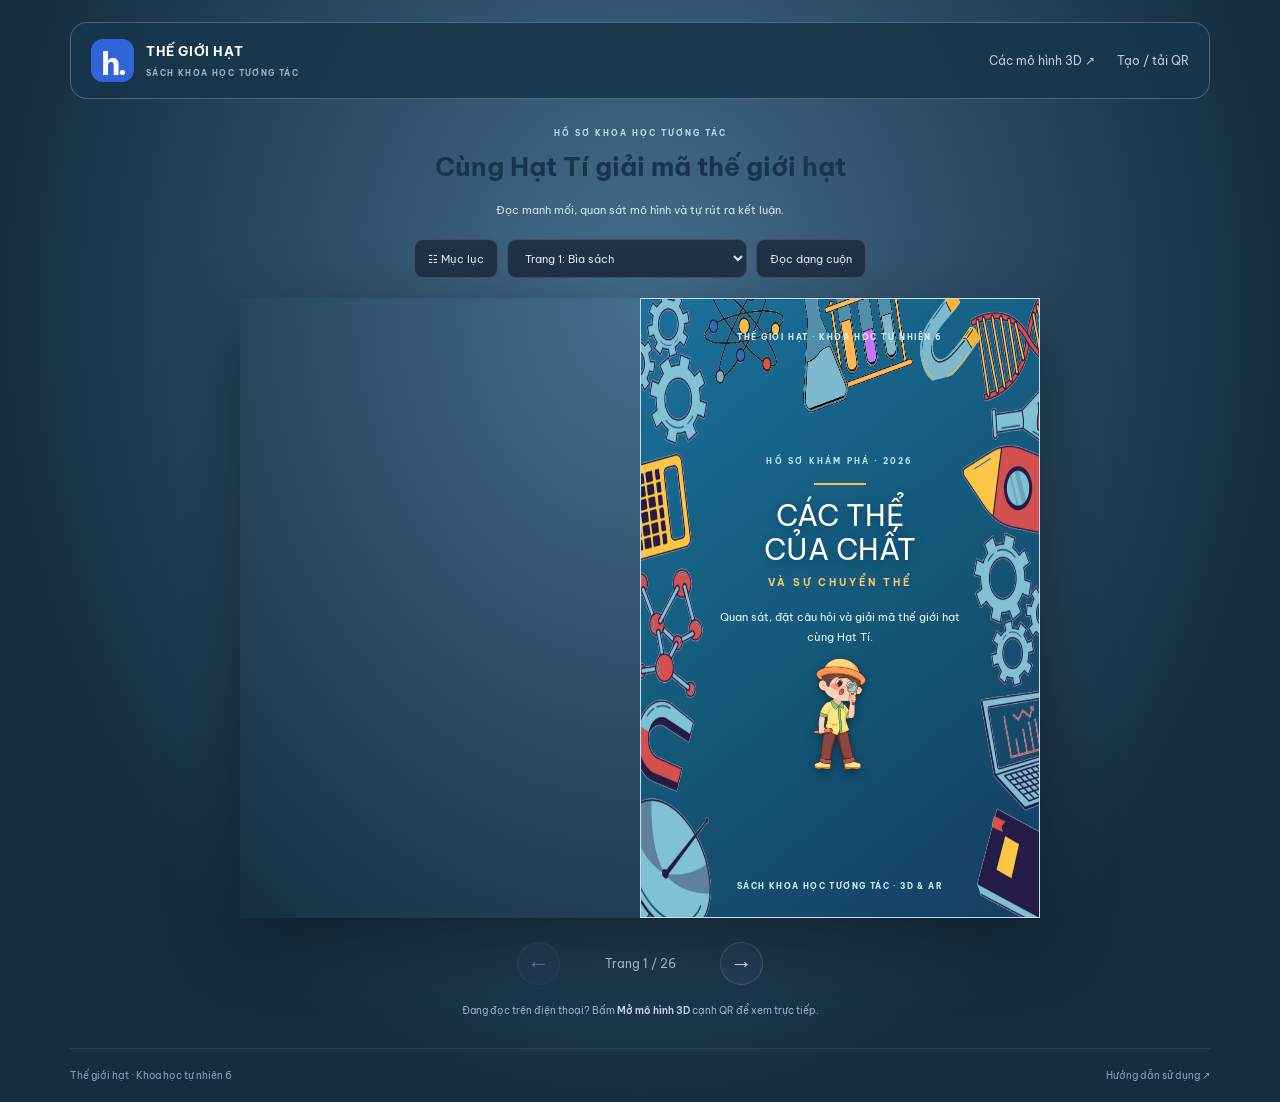
<file: index.html>
<!doctype html>
<html lang="vi"><head>
<meta charset="utf-8"><meta name="viewport" content="width=device-width,initial-scale=1"><meta name="theme-color" content="#162536">
<meta name="description" content="Sách khoa học tương tác về các thể của chất và sự chuyển thể, có mô hình 3D theo từng bài.">
<title>Thế giới hạt · Sách khoa học tương tác</title><link rel="icon" href="assets/icon.svg" type="image/svg+xml">
<link rel="stylesheet" href="css/book-utilities.css"><link rel="stylesheet" href="css/fonts.css?v=2"><link rel="stylesheet" href="css/book.css?v=2"><link rel="stylesheet" href="css/detective-book.css?v=9">
<script defer src="vendor/page-flip-2.0.7.js"></script><script type="module" src="js/book.js?v=6"></script>
</head><body>
<header class="book-toolbar"><a href="index.html" class="book-brand"><span class="book-logo" aria-hidden="true">h.</span><span>THẾ GIỚI HẠT<small>SÁCH KHOA HỌC TƯƠNG TÁC</small></span></a><nav aria-label="Điều hướng website"><a href="models.html">Các mô hình 3D ↗</a><a href="qr.html">Tạo / tải QR</a></nav></header>
<main>
<section class="book-intro"><p>HỒ SƠ KHOA HỌC TƯƠNG TÁC</p><h1>Cùng Hạt Tí giải mã thế giới hạt</h1><span>Đọc manh mối, quan sát mô hình và tự rút ra kết luận.</span></section>
<div class="book-controls" aria-label="Điều khiển sách"><button id="open-toc" type="button">☷ Mục lục</button><label class="sr-only" for="page-select">Chọn trang sách</label><select id="page-select" aria-label="Chọn trang sách"></select><button id="toggle-reading" type="button" aria-pressed="false">Đọc dạng cuộn</button></div>
<p id="book-error" class="book-error" hidden role="alert"></p><div id="book-loading" class="book-loading" role="status">Đang mở cuốn sách…</div>
<section id="flip-area" class="flip-area" aria-label="Sách lật trang"><div id="flipbook"></div></section>
<section id="reading-pages" class="reading-pages" hidden aria-label="Nội dung sách dạng cuộn"></section>
<div id="flip-navigation" class="flip-navigation"><button id="book-prev" aria-label="Trang trước" type="button">←</button><span id="page-indicator" aria-live="polite">Trang 1 / <span id="book-count">26</span></span><button id="book-next" aria-label="Trang sau" type="button">→</button></div>
<p class="book-bottom-hint">Đang đọc trên điện thoại? Bấm <strong>Mở mô hình 3D</strong> cạnh QR để xem trực tiếp.</p>
<noscript><p class="book-error">Hãy bật JavaScript để mở sách và các mô hình 3D.</p></noscript>
</main>
<footer class="book-footer"><span>Thế giới hạt · Khoa học tự nhiên 6</span><a href="huong-dan.html">Hướng dẫn sử dụng ↗</a></footer>
<dialog id="book-toc" class="book-toc"><div class="toc-heading"><h2>Mục lục <span id="toc-count">26</span> trang</h2><button id="close-toc" type="button" aria-label="Đóng mục lục">×</button></div><div id="toc-list"></div></dialog>
</body></html>
</file>
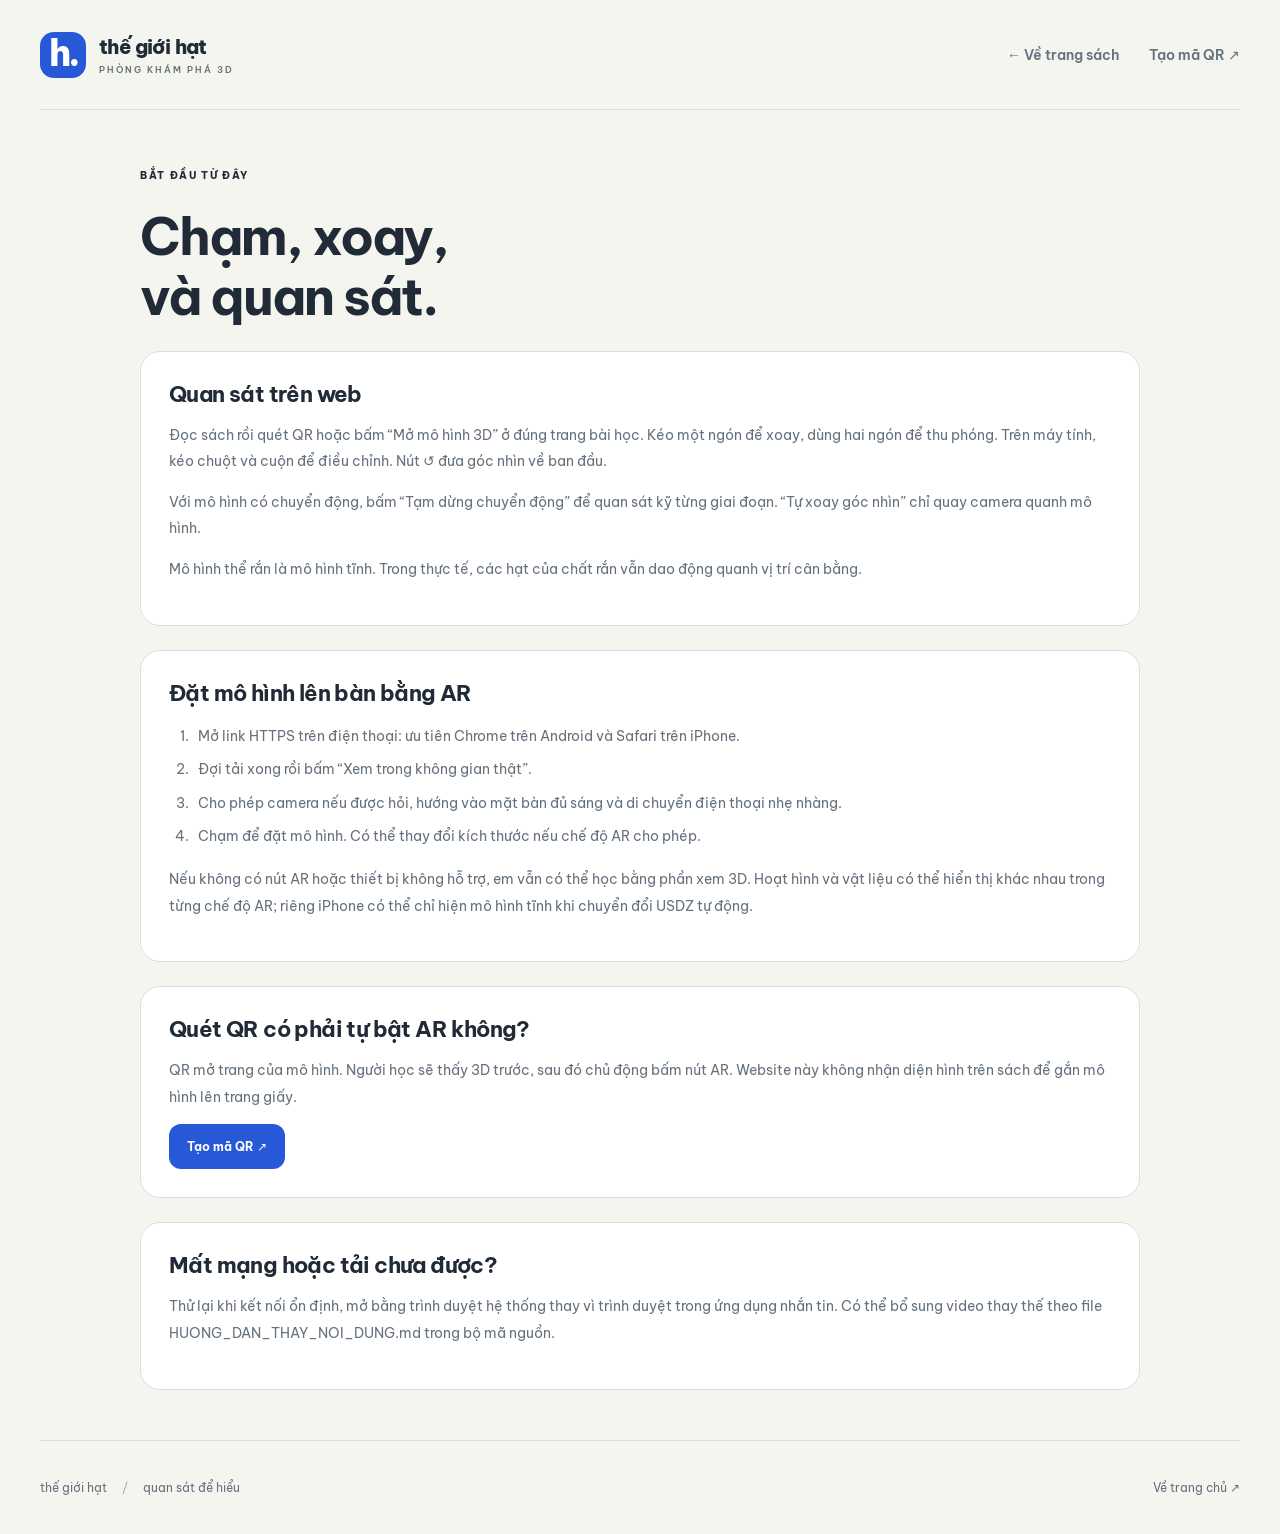
<file: huong-dan.html>
<!doctype html>
<html lang="vi"><head><meta charset="utf-8"><meta name="viewport" content="width=device-width,initial-scale=1"><title>Hướng dẫn · Thế giới hạt</title><link rel="icon" href="assets/icon.svg" type="image/svg+xml"><link rel="stylesheet" href="css/fonts.css?v=2"><link rel="stylesheet" href="css/site.css?v=2"></head><body>
<header class="site-header wrap"><a class="brand" href="index.html"><span class="brand-mark" aria-hidden="true">h.</span><span>thế giới hạt<span class="brand-sub">PHÒNG KHÁM PHÁ 3D</span></span></a><nav aria-label="Điều hướng chính"><a class="nav-link" href="index.html">← Về trang sách</a><a class="nav-link" href="qr.html">Tạo mã QR ↗</a></nav></header>
<main class="wrap guide-main"><p class="eyebrow">BẮT ĐẦU TỪ ĐÂY</p><h1>Chạm, xoay,<br>và quan sát.</h1><section class="guide-card"><h2>Quan sát trên web</h2><p>Đọc sách rồi quét QR hoặc bấm “Mở mô hình 3D” ở đúng trang bài học. Kéo một ngón để xoay, dùng hai ngón để thu phóng. Trên máy tính, kéo chuột và cuộn để điều chỉnh. Nút ↺ đưa góc nhìn về ban đầu.</p><p>Với mô hình có chuyển động, bấm “Tạm dừng chuyển động” để quan sát kỹ từng giai đoạn. “Tự xoay góc nhìn” chỉ quay camera quanh mô hình.</p><p>Mô hình thể rắn là mô hình tĩnh. Trong thực tế, các hạt của chất rắn vẫn dao động quanh vị trí cân bằng.</p></section><section class="guide-card"><h2>Đặt mô hình lên bàn bằng AR</h2><ol><li>Mở link HTTPS trên điện thoại: ưu tiên Chrome trên Android và Safari trên iPhone.</li><li>Đợi tải xong rồi bấm “Xem trong không gian thật”.</li><li>Cho phép camera nếu được hỏi, hướng vào mặt bàn đủ sáng và di chuyển điện thoại nhẹ nhàng.</li><li>Chạm để đặt mô hình. Có thể thay đổi kích thước nếu chế độ AR cho phép.</li></ol><p>Nếu không có nút AR hoặc thiết bị không hỗ trợ, em vẫn có thể học bằng phần xem 3D. Hoạt hình và vật liệu có thể hiển thị khác nhau trong từng chế độ AR; riêng iPhone có thể chỉ hiện mô hình tĩnh khi chuyển đổi USDZ tự động.</p></section><section class="guide-card"><h2>Quét QR có phải tự bật AR không?</h2><p>QR mở trang của mô hình. Người học sẽ thấy 3D trước, sau đó chủ động bấm nút AR. Website này không nhận diện hình trên sách để gắn mô hình lên trang giấy.</p><a class="button button-primary" href="qr.html">Tạo mã QR ↗</a></section><section class="guide-card"><h2>Mất mạng hoặc tải chưa được?</h2><p>Thử lại khi kết nối ổn định, mở bằng trình duyệt hệ thống thay vì trình duyệt trong ứng dụng nhắn tin. Có thể bổ sung video thay thế theo file HUONG_DAN_THAY_NOI_DUNG.md trong bộ mã nguồn.</p></section></main><footer class="site-footer wrap"><span>thế giới hạt <span class="footer-dot">/</span> quan sát để hiểu</span><a href="index.html">Về trang chủ ↗</a></footer></body></html>
</file>
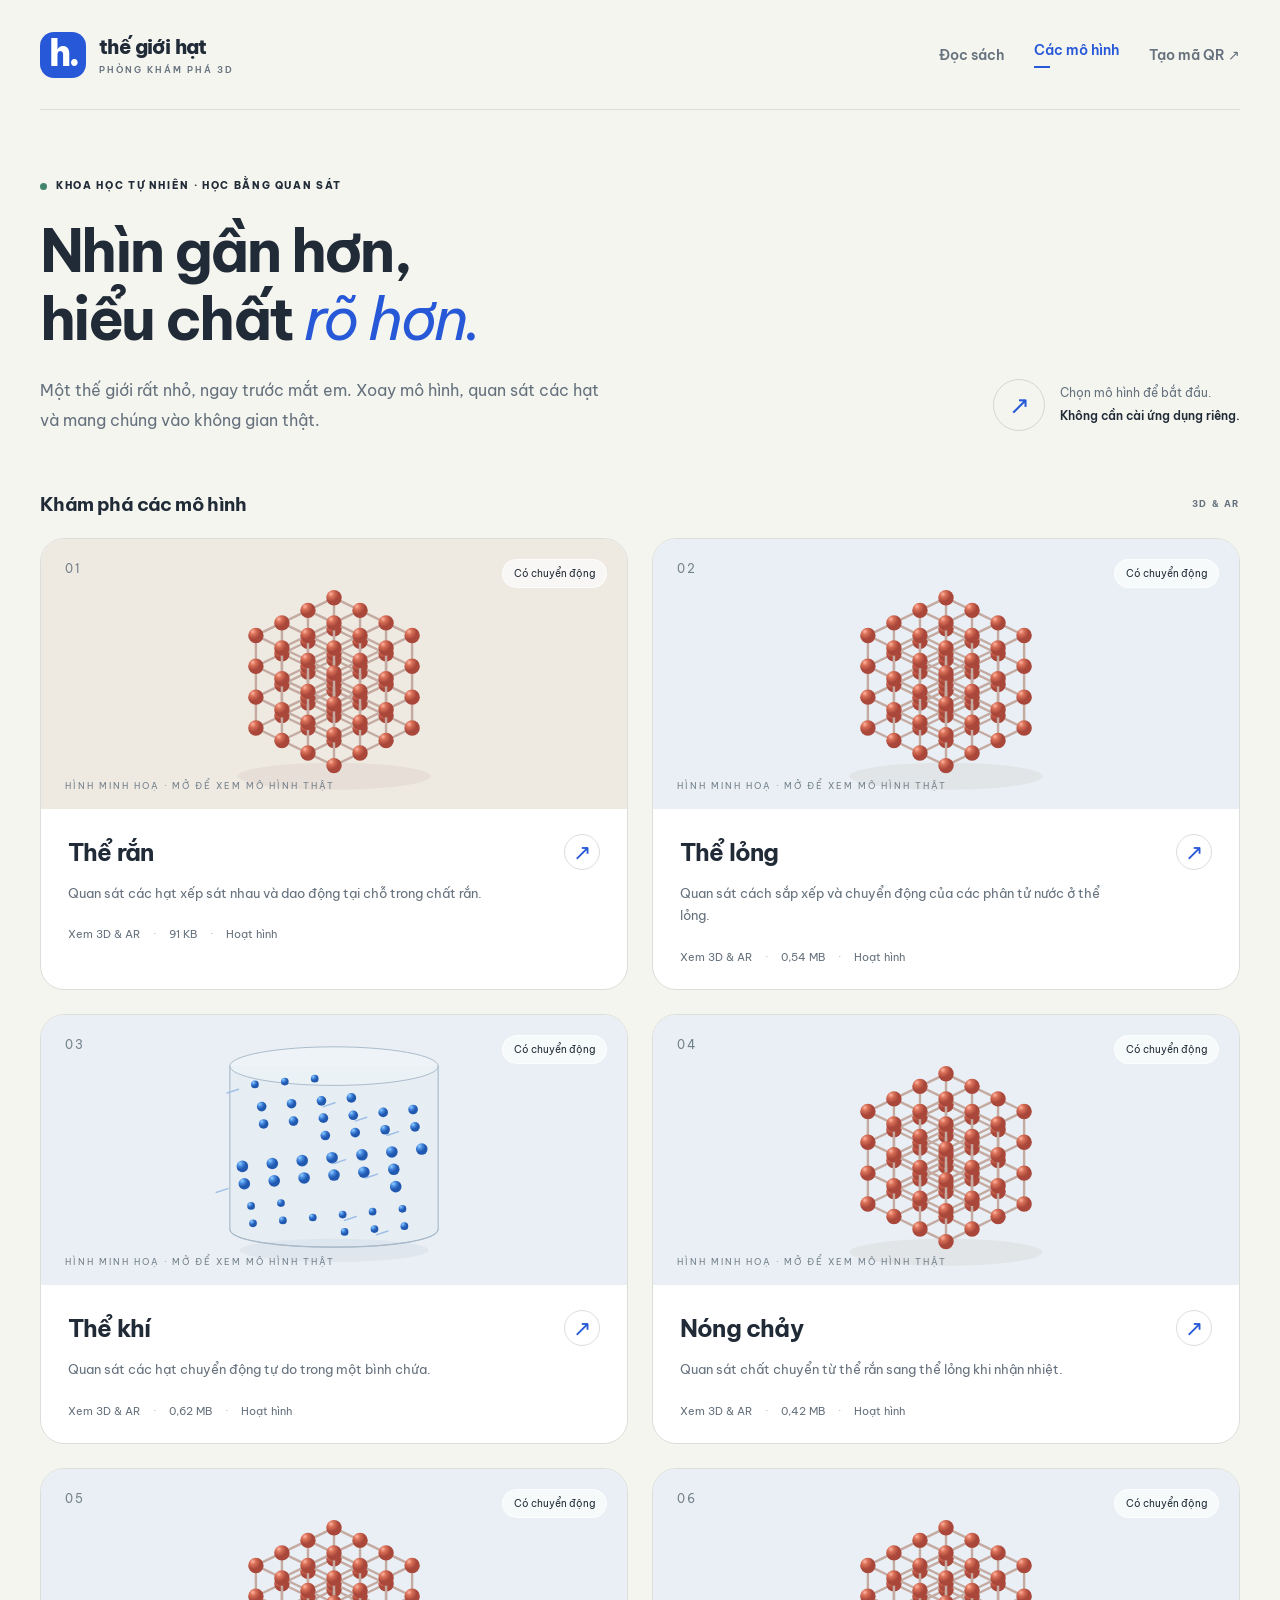
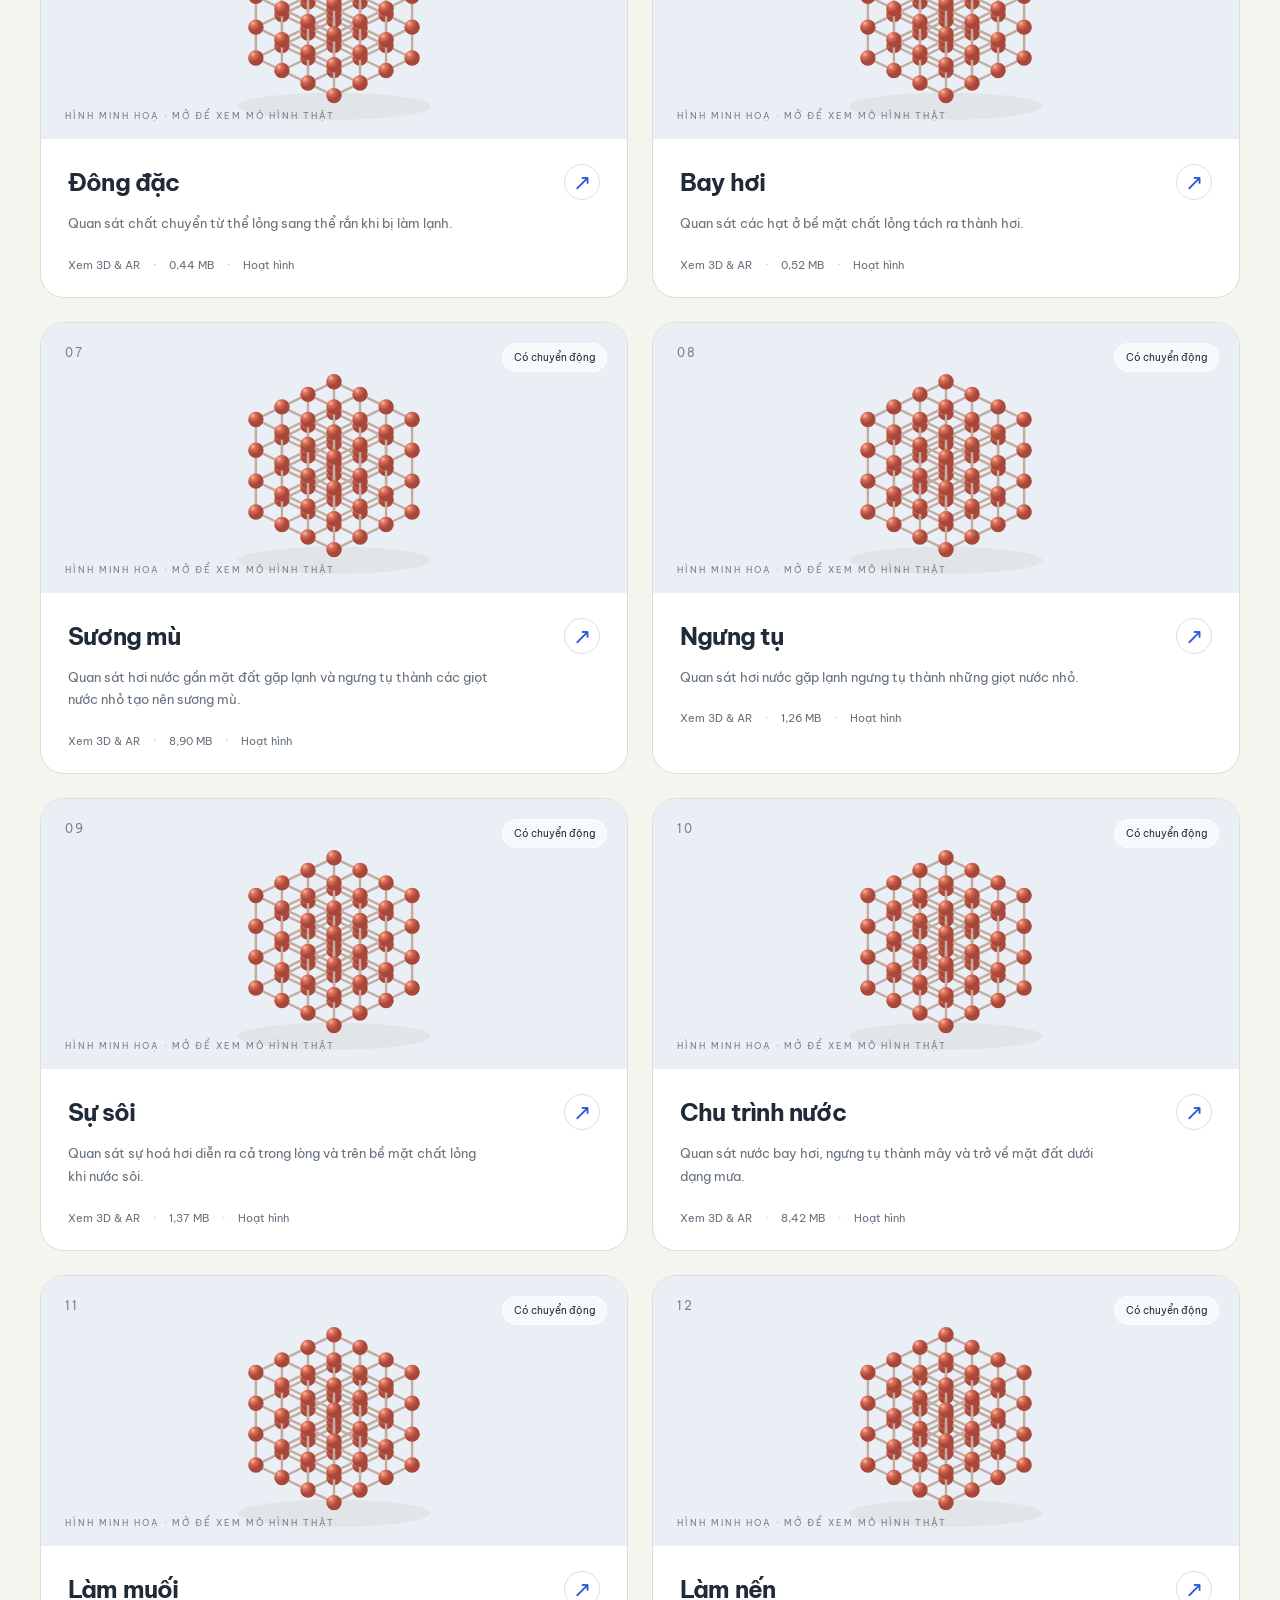
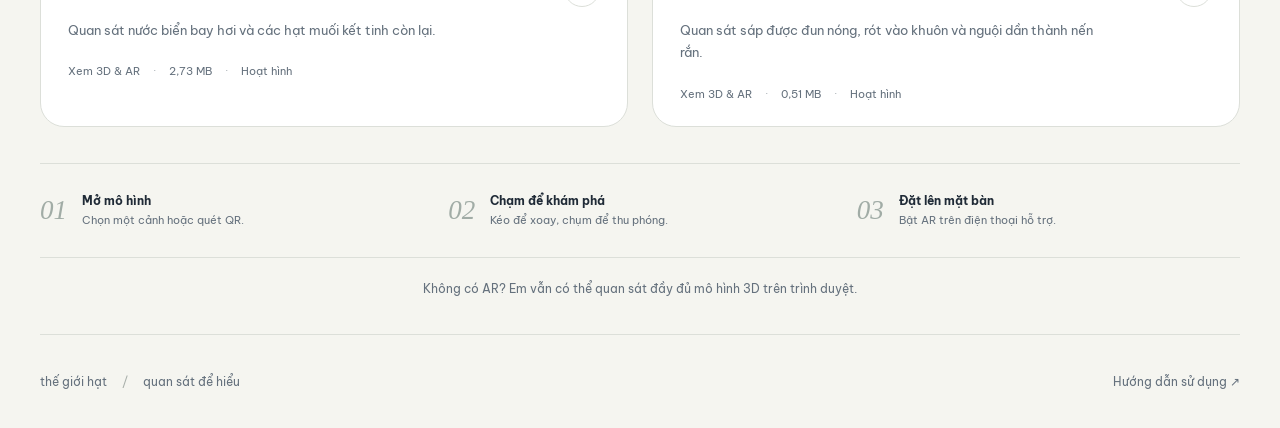
<file: models.html>
<!doctype html>
<html lang="vi">
<head>
  <meta charset="utf-8"><meta name="viewport" content="width=device-width,initial-scale=1">
  <meta name="theme-color" content="#f5f5f0">
  <meta name="description" content="Quan sát cấu trúc và chuyển động của các hạt bằng mô hình 3D và thực tế tăng cường.">
  <title>Thế giới hạt · Phòng khám phá 3D</title>
  <link rel="icon" href="assets/icon.svg" type="image/svg+xml">
  <link rel="stylesheet" href="css/fonts.css?v=2"><link rel="stylesheet" href="css/site.css?v=2"><script type="module" src="js/home.js"></script>
</head>
<body>
  <header class="site-header wrap">
    <a class="brand" href="index.html"><span class="brand-mark" aria-hidden="true">h.</span><span>thế giới hạt<span class="brand-sub">PHÒNG KHÁM PHÁ 3D</span></span></a>
    <nav aria-label="Điều hướng chính"><a class="nav-link" href="index.html">Đọc sách</a><a class="nav-link active" href="models.html" aria-current="page">Các mô hình</a><a class="nav-link" href="qr.html">Tạo mã QR <span aria-hidden="true">↗</span></a></nav>
  </header>
  <main class="wrap home-main">
    <section class="hero">
      <div><p class="eyebrow"><span class="live-dot"></span> KHOA HỌC TỰ NHIÊN · HỌC BẰNG QUAN SÁT</p><h1>Nhìn gần hơn,<br>hiểu chất <em>rõ hơn.</em></h1><p class="hero-copy">Một thế giới rất nhỏ, ngay trước mắt em. Xoay mô hình, quan sát các hạt và mang chúng vào không gian thật.</p></div>
      <div class="hero-note"><span class="note-orbit" aria-hidden="true">↗</span><p>Chọn mô hình để bắt đầu.<br><strong>Không cần cài ứng dụng riêng.</strong></p></div>
    </section>
    <section aria-labelledby="collection-title"><div class="section-heading"><h2 id="collection-title">Khám phá các mô hình</h2><span class="small-label">3D & AR</span></div><div id="model-grid" class="model-grid" aria-live="polite"><p class="notice">Đang chuẩn bị các mô hình…</p></div></section>
    <section class="how-strip" aria-label="Cách sử dụng"><div><span class="step-number">01</span><p><strong>Mở mô hình</strong><span>Chọn một cảnh hoặc quét QR.</span></p></div><div><span class="step-number">02</span><p><strong>Chạm để khám phá</strong><span>Kéo để xoay, chụm để thu phóng.</span></p></div><div><span class="step-number">03</span><p><strong>Đặt lên mặt bàn</strong><span>Bật AR trên điện thoại hỗ trợ.</span></p></div></section>
    <p class="quiet-note">Không có AR? Em vẫn có thể quan sát đầy đủ mô hình 3D trên trình duyệt.</p>
    <noscript><p class="notice error">Hãy bật JavaScript để mở mô hình và tạo mã QR.</p></noscript>
  </main>
  <footer class="site-footer wrap"><span>thế giới hạt <span class="footer-dot">/</span> quan sát để hiểu</span><a href="huong-dan.html">Hướng dẫn sử dụng <span aria-hidden="true">↗</span></a></footer>
</body>
</html>
</file>
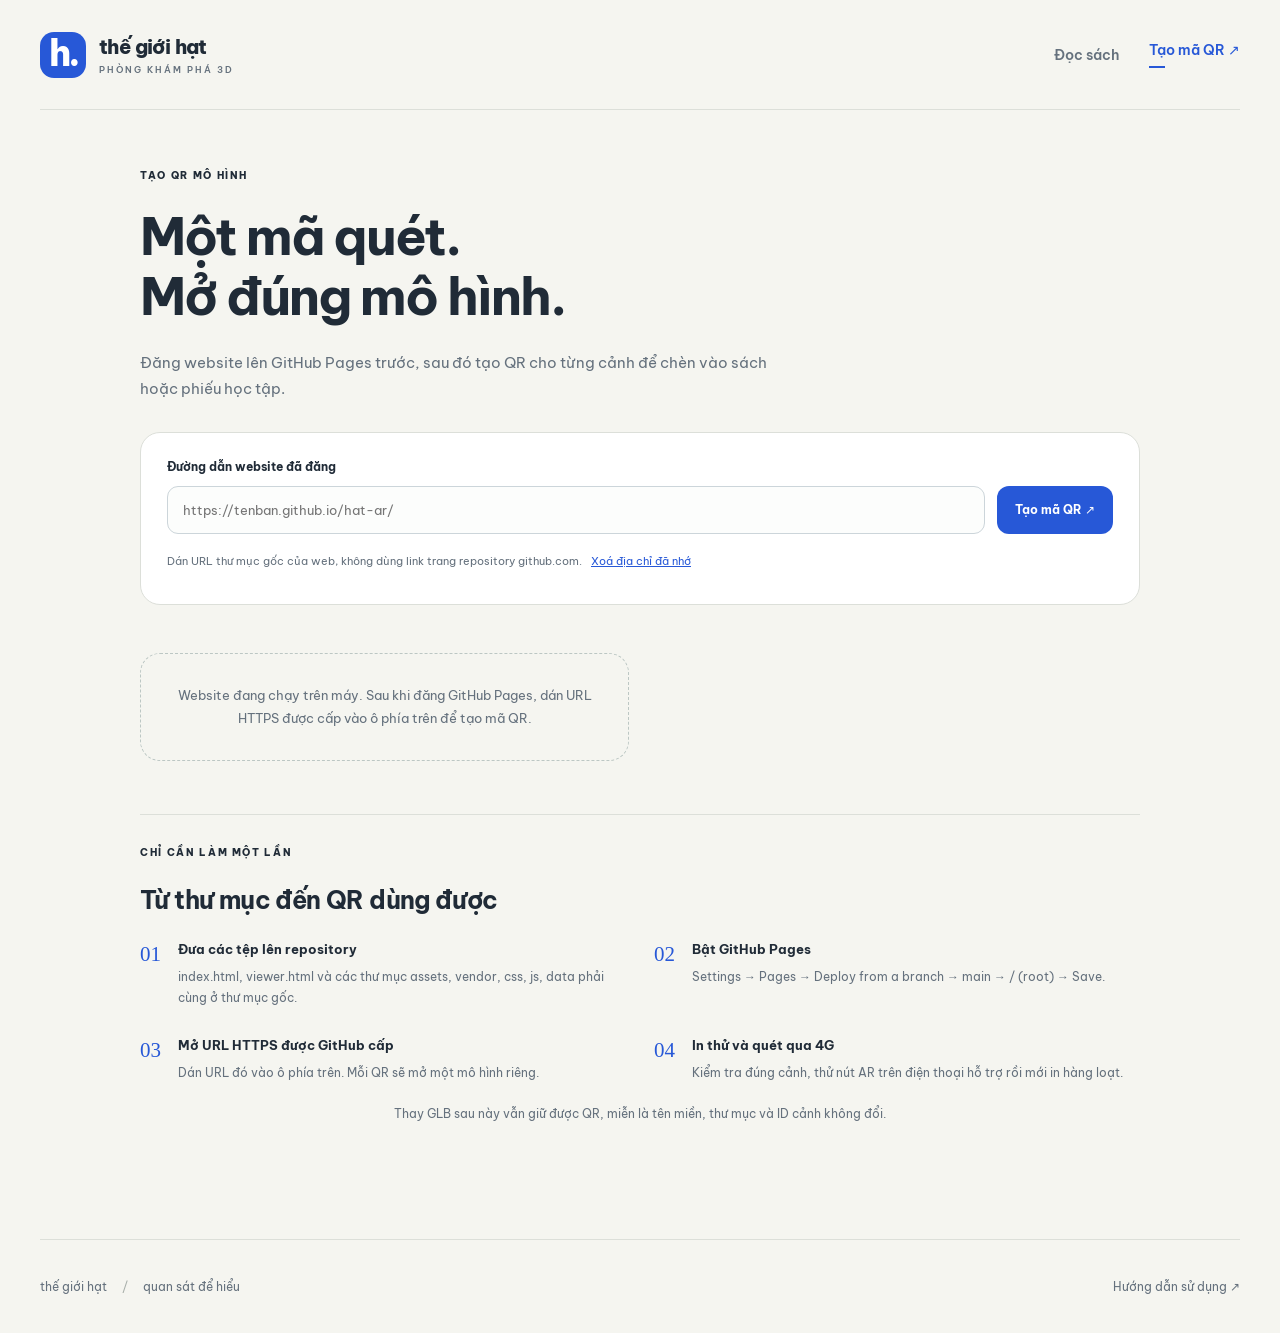
<file: qr.html>
<!doctype html>
<html lang="vi">
<head><meta charset="utf-8"><meta name="viewport" content="width=device-width,initial-scale=1"><title>Tạo mã QR · Thế giới hạt</title><link rel="icon" href="assets/icon.svg" type="image/svg+xml"><link rel="stylesheet" href="css/fonts.css?v=2"><link rel="stylesheet" href="css/site.css?v=2"><script type="module" src="js/qr.js"></script></head>
<body>
  <header class="site-header wrap"><a class="brand" href="index.html"><span class="brand-mark" aria-hidden="true">h.</span><span>thế giới hạt<span class="brand-sub">PHÒNG KHÁM PHÁ 3D</span></span></a><nav aria-label="Điều hướng chính"><a class="nav-link" href="index.html">Đọc sách</a><a class="nav-link active" href="qr.html" aria-current="page">Tạo mã QR ↗</a></nav></header>
  <main class="wrap qr-main"><p class="eyebrow">TẠO QR MÔ HÌNH</p><h1>Một mã quét.<br>Mở đúng mô hình.</h1><p class="intro-copy">Đăng website lên GitHub Pages trước, sau đó tạo QR cho từng cảnh để chèn vào sách hoặc phiếu học tập.</p>
    <form id="qr-form" class="base-form"><label for="base-url">Đường dẫn website đã đăng</label><div class="input-row"><input id="base-url" type="url" required autocomplete="url" spellcheck="false" placeholder="https://tenban.github.io/hat-ar/" aria-describedby="base-help"><button class="button button-primary" type="submit">Tạo mã QR ↗</button></div><p id="base-help" class="small-copy">Dán URL thư mục gốc của web, không dùng link trang repository github.com. <button id="clear-url" type="button" class="inline-reset">Xoá địa chỉ đã nhớ</button></p><p id="qr-error" class="notice error" hidden role="alert"></p></form>
    <div id="qr-results" class="qr-results" aria-live="polite"></div>
    <section class="publish-guide"><p class="eyebrow">CHỈ CẦN LÀM MỘT LẦN</p><h2>Từ thư mục đến QR dùng được</h2><ol><li><strong>Đưa các tệp lên repository</strong><span>index.html, viewer.html và các thư mục assets, vendor, css, js, data phải cùng ở thư mục gốc.</span></li><li><strong>Bật GitHub Pages</strong><span>Settings → Pages → Deploy from a branch → main → / (root) → Save.</span></li><li><strong>Mở URL HTTPS được GitHub cấp</strong><span>Dán URL đó vào ô phía trên. Mỗi QR sẽ mở một mô hình riêng.</span></li><li><strong>In thử và quét qua 4G</strong><span>Kiểm tra đúng cảnh, thử nút AR trên điện thoại hỗ trợ rồi mới in hàng loạt.</span></li></ol><p class="quiet-note">Thay GLB sau này vẫn giữ được QR, miễn là tên miền, thư mục và ID cảnh không đổi.</p></section>
  </main><div id="toast" class="toast" role="status" hidden></div><footer class="site-footer wrap"><span>thế giới hạt <span class="footer-dot">/</span> quan sát để hiểu</span><a href="huong-dan.html">Hướng dẫn sử dụng ↗</a></footer>
</body></html>
</file>
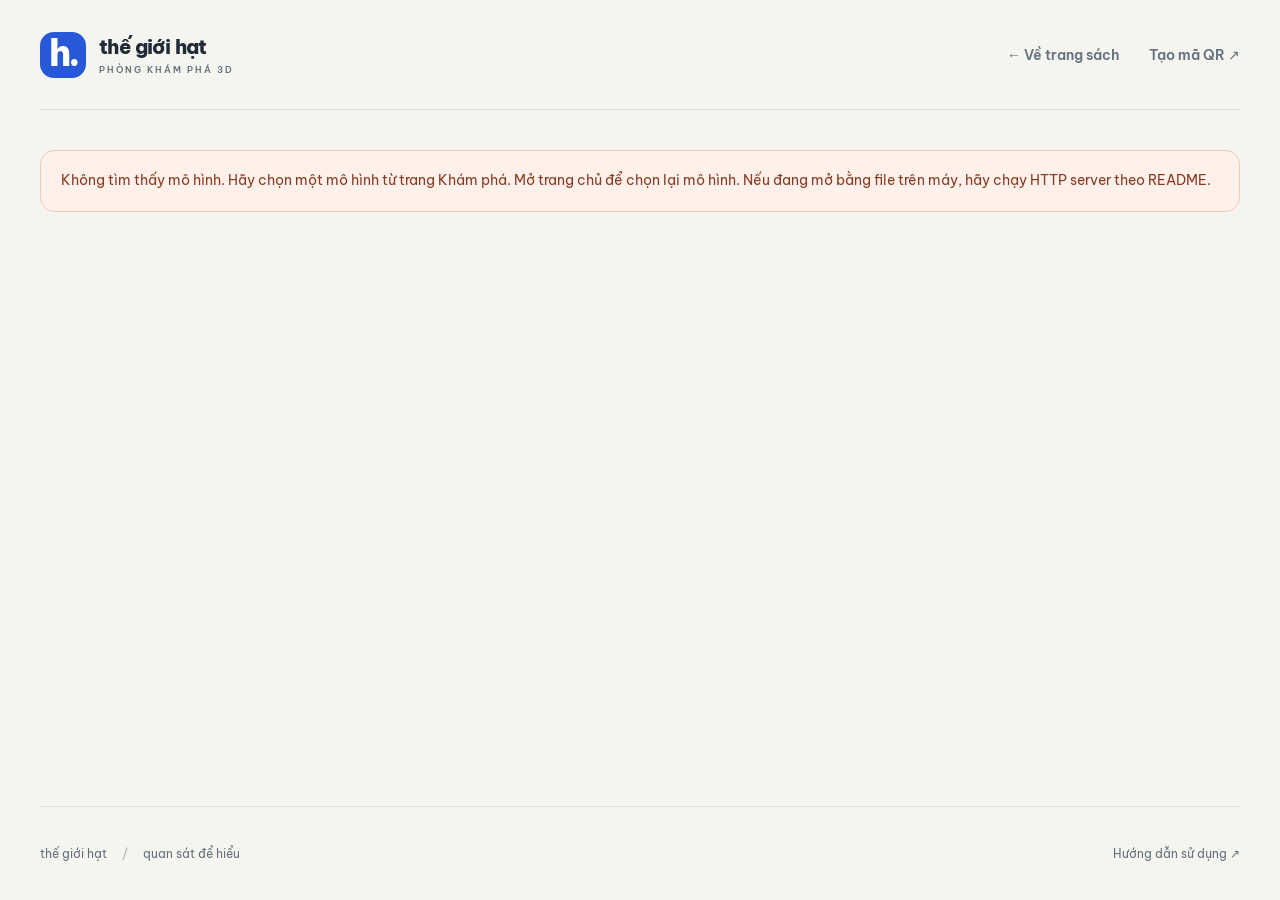
<file: viewer.html>
<!doctype html>
<html lang="vi">
<head>
  <meta charset="utf-8"><meta name="viewport" content="width=device-width,initial-scale=1,viewport-fit=cover">
  <meta name="theme-color" content="#f5f5f0"><title>Quan sát mô hình · Thế giới hạt</title>
  <link rel="icon" href="assets/icon.svg" type="image/svg+xml"><link rel="stylesheet" href="css/fonts.css?v=2"><link rel="stylesheet" href="css/site.css?v=2">
  <script type="module" src="js/viewer.js?v=5"></script>
</head>
<body>
  <header class="site-header wrap"><a class="brand" href="index.html"><span class="brand-mark" aria-hidden="true">h.</span><span>thế giới hạt<span class="brand-sub">PHÒNG KHÁM PHÁ 3D</span></span></a><nav aria-label="Điều hướng chính"><a id="back-book" class="nav-link" href="index.html">← Về trang sách</a><a class="nav-link" href="qr.html">Tạo mã QR ↗</a></nav></header>
  <main class="wrap viewer-main">
    <div id="page-error" class="notice error" hidden role="alert"></div>
    <div id="viewer-content" hidden>
      <div class="viewer-heading"><div><p id="scene-kicker" class="eyebrow"></p><h1 id="scene-title"></h1></div><div class="heading-actions"><button id="share" class="button button-outline" type="button">Chia sẻ / QR ↗</button><a id="other-model" class="text-link" href="index.html">Mô hình khác →</a></div></div>
      <div class="viewer-layout">
        <section class="stage-column" aria-label="Khu vực xem mô hình">
          <div class="mode-tabs" role="group" aria-label="Chọn chế độ xem"><button id="tab-3d" class="mode-tab selected" aria-pressed="true" type="button">Mô hình 3D</button><button id="tab-video" class="mode-tab" aria-pressed="false" type="button" hidden>Video minh hoạ</button><span class="stage-label">TƯƠNG TÁC TRỰC TIẾP</span></div>
          <div class="model-stage" id="model-stage">
            <div class="stage-grid" aria-hidden="true"></div>
            <div id="viewer-mount"></div>
            <div id="load-overlay" class="load-overlay" role="status"><span class="spinner"></span><strong id="load-label">Đang mở mô hình…</strong><progress id="load-progress" max="1" value="0" aria-label="Tiến trình tải mô hình"></progress></div>
            <div id="model-error" class="model-error" hidden role="alert"><strong>Chưa mở được mô hình</strong><p id="model-error-text"></p><button id="retry" class="button button-primary" type="button">Tải lại mô hình</button></div>
            <div class="stage-top"><span class="pill"><span class="live-dot"></span> XEM 3D</span><button id="reset-camera" class="icon-button" type="button" aria-label="Đặt lại góc nhìn" title="Đặt lại góc nhìn">↺</button></div>
            <p class="stage-hint">Kéo để xoay <span>·</span> Chụm hai ngón để thu phóng</p>
          </div>
          <div id="video-stage" class="video-stage" hidden><video id="fallback-video" controls playsinline preload="metadata" aria-label="Video minh hoạ"></video><p id="video-error" class="notice error" hidden role="alert">Chưa mở được video. Hãy quay lại chế độ 3D hoặc kiểm tra kết nối.</p></div>
          <div class="viewer-controls"><button id="animation-toggle" class="button button-outline" type="button" hidden disabled>Tạm dừng chuyển động</button><button id="rotate-toggle" class="button button-subtle" type="button" aria-pressed="false" disabled>Tự xoay góc nhìn</button><span id="load-status" class="load-status" role="status">Đang tải…</span></div>
        </section>
        <aside class="scene-sidebar">
          <div class="observation"><p class="eyebrow">ĐIỀU EM CÓ THỂ QUAN SÁT</p><p id="scene-description" class="description"></p><ul id="observations" class="observation-list"></ul><div id="motion-note" class="motion-note"></div></div>
          <div class="ar-card">
            <span class="ar-icon" aria-hidden="true">⌗</span><h2>Mang mô hình vào lớp học</h2>
            <p>Quét QR để mở mô hình đang chuyển động ngay trong trình duyệt, không cần tải tệp hay cài ứng dụng.</p>
            <button id="activate-ar" class="button button-primary full-width" type="button" disabled>Đang kiểm tra AR…</button>
            <p id="ar-status" class="ar-status" role="status">Hãy đợi mô hình tải xong.</p>
            <details><summary>Cách mở AR</summary><ol><li>Mở trang HTTPS bằng Chrome Android hoặc trình duyệt hỗ trợ WebXR.</li><li>Bấm nút AR và cho phép camera khi được hỏi.</li><li>Hướng camera vào mặt bàn có đủ ánh sáng, di chuyển nhẹ rồi chạm để đặt mô hình đang chuyển động.</li></ol><p>Trên iPhone, AR Quick Look dùng bản USDZ hoạt hình riêng để giữ chuyển động như trên web.</p></details>
          </div>
        </aside>
      </div>
    </div>
    <noscript><p class="notice error">Hãy bật JavaScript để xem mô hình.</p></noscript>
  </main>
  <dialog id="share-dialog" class="share-dialog"><div class="dialog-heading"><h2>Chia sẻ mô hình</h2><button id="close-share" class="icon-button" aria-label="Đóng cửa sổ chia sẻ" type="button">×</button></div><p>QR mở đúng trang này. Người xem có thể bật AR trên điện thoại hỗ trợ.</p><div id="share-qr" class="qr-display"></div><p id="share-message" class="small-copy"></p><label for="share-url">Đường dẫn mô hình</label><input id="share-url" readonly><div class="dialog-actions"><button id="copy-share" class="button button-primary" type="button">Sao chép liên kết</button><button id="download-share" class="button button-outline" type="button" disabled>Tải QR PNG</button></div><a href="qr.html" class="text-link">Tạo QR sau khi đăng web →</a></dialog>
  <div id="toast" class="toast" role="status" hidden></div>
  <footer class="site-footer wrap"><span>thế giới hạt <span class="footer-dot">/</span> quan sát để hiểu</span><a href="huong-dan.html">Hướng dẫn sử dụng ↗</a></footer>
</body>
</html>
</file>
<file: css/book-utilities.css>
*,:after,:before{--tw-border-spacing-x:0;--tw-border-spacing-y:0;--tw-translate-x:0;--tw-translate-y:0;--tw-rotate:0;--tw-skew-x:0;--tw-skew-y:0;--tw-scale-x:1;--tw-scale-y:1;--tw-pan-x: ;--tw-pan-y: ;--tw-pinch-zoom: ;--tw-scroll-snap-strictness:proximity;--tw-gradient-from-position: ;--tw-gradient-via-position: ;--tw-gradient-to-position: ;--tw-ordinal: ;--tw-slashed-zero: ;--tw-numeric-figure: ;--tw-numeric-spacing: ;--tw-numeric-fraction: ;--tw-ring-inset: ;--tw-ring-offset-width:0px;--tw-ring-offset-color:#fff;--tw-ring-color:rgba(59,130,246,.5);--tw-ring-offset-shadow:0 0 #0000;--tw-ring-shadow:0 0 #0000;--tw-shadow:0 0 #0000;--tw-shadow-colored:0 0 #0000;--tw-blur: ;--tw-brightness: ;--tw-contrast: ;--tw-grayscale: ;--tw-hue-rotate: ;--tw-invert: ;--tw-saturate: ;--tw-sepia: ;--tw-drop-shadow: ;--tw-backdrop-blur: ;--tw-backdrop-brightness: ;--tw-backdrop-contrast: ;--tw-backdrop-grayscale: ;--tw-backdrop-hue-rotate: ;--tw-backdrop-invert: ;--tw-backdrop-opacity: ;--tw-backdrop-saturate: ;--tw-backdrop-sepia: ;--tw-contain-size: ;--tw-contain-layout: ;--tw-contain-paint: ;--tw-contain-style: }::backdrop{--tw-border-spacing-x:0;--tw-border-spacing-y:0;--tw-translate-x:0;--tw-translate-y:0;--tw-rotate:0;--tw-skew-x:0;--tw-skew-y:0;--tw-scale-x:1;--tw-scale-y:1;--tw-pan-x: ;--tw-pan-y: ;--tw-pinch-zoom: ;--tw-scroll-snap-strictness:proximity;--tw-gradient-from-position: ;--tw-gradient-via-position: ;--tw-gradient-to-position: ;--tw-ordinal: ;--tw-slashed-zero: ;--tw-numeric-figure: ;--tw-numeric-spacing: ;--tw-numeric-fraction: ;--tw-ring-inset: ;--tw-ring-offset-width:0px;--tw-ring-offset-color:#fff;--tw-ring-color:rgba(59,130,246,.5);--tw-ring-offset-shadow:0 0 #0000;--tw-ring-shadow:0 0 #0000;--tw-shadow:0 0 #0000;--tw-shadow-colored:0 0 #0000;--tw-blur: ;--tw-brightness: ;--tw-contrast: ;--tw-grayscale: ;--tw-hue-rotate: ;--tw-invert: ;--tw-saturate: ;--tw-sepia: ;--tw-drop-shadow: ;--tw-backdrop-blur: ;--tw-backdrop-brightness: ;--tw-backdrop-contrast: ;--tw-backdrop-grayscale: ;--tw-backdrop-hue-rotate: ;--tw-backdrop-invert: ;--tw-backdrop-opacity: ;--tw-backdrop-saturate: ;--tw-backdrop-sepia: ;--tw-contain-size: ;--tw-contain-layout: ;--tw-contain-paint: ;--tw-contain-style: }/*! tailwindcss v3.4.17 | MIT License | https://tailwindcss.com*/*,:after,:before{box-sizing:border-box;border:0 solid #e5e7eb}:after,:before{--tw-content:""}:host,html{line-height:1.5;-webkit-text-size-adjust:100%;-moz-tab-size:4;-o-tab-size:4;tab-size:4;font-family:ui-sans-serif,system-ui,sans-serif,Apple Color Emoji,Segoe UI Emoji,Segoe UI Symbol,Noto Color Emoji;font-feature-settings:normal;font-variation-settings:normal;-webkit-tap-highlight-color:transparent}body{margin:0;line-height:inherit}hr{height:0;color:inherit;border-top-width:1px}abbr:where([title]){-webkit-text-decoration:underline dotted;text-decoration:underline dotted}h1,h2,h3,h4,h5,h6{font-size:inherit;font-weight:inherit}a{color:inherit;text-decoration:inherit}b,strong{font-weight:bolder}code,kbd,pre,samp{font-family:ui-monospace,SFMono-Regular,Menlo,Monaco,Consolas,Liberation Mono,Courier New,monospace;font-feature-settings:normal;font-variation-settings:normal;font-size:1em}small{font-size:80%}sub,sup{font-size:75%;line-height:0;position:relative;vertical-align:baseline}sub{bottom:-.25em}sup{top:-.5em}table{text-indent:0;border-color:inherit;border-collapse:collapse}button,input,optgroup,select,textarea{font-family:inherit;font-feature-settings:inherit;font-variation-settings:inherit;font-size:100%;font-weight:inherit;line-height:inherit;letter-spacing:inherit;color:inherit;margin:0;padding:0}button,select{text-transform:none}button,input:where([type=button]),input:where([type=reset]),input:where([type=submit]){-webkit-appearance:button;background-color:transparent;background-image:none}:-moz-focusring{outline:auto}:-moz-ui-invalid{box-shadow:none}progress{vertical-align:baseline}::-webkit-inner-spin-button,::-webkit-outer-spin-button{height:auto}[type=search]{-webkit-appearance:textfield;outline-offset:-2px}::-webkit-search-decoration{-webkit-appearance:none}::-webkit-file-upload-button{-webkit-appearance:button;font:inherit}summary{display:list-item}blockquote,dd,dl,figure,h1,h2,h3,h4,h5,h6,hr,p,pre{margin:0}fieldset{margin:0}fieldset,legend{padding:0}menu,ol,ul{list-style:none;margin:0;padding:0}dialog{padding:0}textarea{resize:vertical}input::-moz-placeholder,textarea::-moz-placeholder{opacity:1;color:#9ca3af}input::placeholder,textarea::placeholder{opacity:1;color:#9ca3af}[role=button],button{cursor:pointer}:disabled{cursor:default}audio,canvas,embed,iframe,img,object,svg,video{display:block;vertical-align:middle}img,video{max-width:100%;height:auto}[hidden]:where(:not([hidden=until-found])){display:none}.sr-only{position:absolute;width:1px;height:1px;padding:0;margin:-1px;overflow:hidden;clip:rect(0,0,0,0);white-space:nowrap;border-width:0}.mx-auto{margin-left:auto;margin-right:auto}.my-1{margin-top:.25rem;margin-bottom:.25rem}.my-2{margin-top:.5rem;margin-bottom:.5rem}.my-auto{margin-top:auto;margin-bottom:auto}.mb-0{margin-bottom:0}.mb-0\.5{margin-bottom:.125rem}.mb-1{margin-bottom:.25rem}.mt-2{margin-top:.5rem}.block{display:block}.flex{display:flex}.inline-flex{display:inline-flex}.table{display:table}.grid{display:grid}.hidden{display:none}.h-1{height:.25rem}.h-full{height:100%}.w-20{width:5rem}.w-full{width:100%}.max-w-xs{max-width:20rem}.border-collapse{border-collapse:collapse}.list-decimal{list-style-type:decimal}.list-disc{list-style-type:disc}.grid-cols-2{grid-template-columns:repeat(2,minmax(0,1fr))}.flex-col{flex-direction:column}.items-center{align-items:center}.justify-between{justify-content:space-between}.gap-1{gap:.25rem}.gap-1\.5{gap:.375rem}.gap-2{gap:.5rem}.space-y-0\.5>:not([hidden])~:not([hidden]){--tw-space-y-reverse:0;margin-top:calc(.125rem*(1 - var(--tw-space-y-reverse)));margin-bottom:calc(.125rem*var(--tw-space-y-reverse))}.space-y-1>:not([hidden])~:not([hidden]){--tw-space-y-reverse:0;margin-top:calc(.25rem*(1 - var(--tw-space-y-reverse)));margin-bottom:calc(.25rem*var(--tw-space-y-reverse))}.space-y-1\.5>:not([hidden])~:not([hidden]){--tw-space-y-reverse:0;margin-top:calc(.375rem*(1 - var(--tw-space-y-reverse)));margin-bottom:calc(.375rem*var(--tw-space-y-reverse))}.space-y-2>:not([hidden])~:not([hidden]){--tw-space-y-reverse:0;margin-top:calc(.5rem*(1 - var(--tw-space-y-reverse)));margin-bottom:calc(.5rem*var(--tw-space-y-reverse))}.space-y-2\.5>:not([hidden])~:not([hidden]){--tw-space-y-reverse:0;margin-top:calc(.625rem*(1 - var(--tw-space-y-reverse)));margin-bottom:calc(.625rem*var(--tw-space-y-reverse))}.space-y-3>:not([hidden])~:not([hidden]){--tw-space-y-reverse:0;margin-top:calc(.75rem*(1 - var(--tw-space-y-reverse)));margin-bottom:calc(.75rem*var(--tw-space-y-reverse))}.space-y-4>:not([hidden])~:not([hidden]){--tw-space-y-reverse:0;margin-top:calc(1rem*(1 - var(--tw-space-y-reverse)));margin-bottom:calc(1rem*var(--tw-space-y-reverse))}.divide-y>:not([hidden])~:not([hidden]){--tw-divide-y-reverse:0;border-top-width:calc(1px*(1 - var(--tw-divide-y-reverse)));border-bottom-width:calc(1px*var(--tw-divide-y-reverse))}.overflow-hidden{overflow:hidden}.rounded-full{border-radius:9999px}.rounded-lg{border-radius:.5rem}.rounded-xl{border-radius:.75rem}.rounded-l-lg{border-top-left-radius:.5rem;border-bottom-left-radius:.5rem}.rounded-r-lg{border-top-right-radius:.5rem;border-bottom-right-radius:.5rem}.border{border-width:1px}.border-b{border-bottom-width:1px}.border-l-4{border-left-width:4px}.border-r-4{border-right-width:4px}.border-t{border-top-width:1px}.border-amber-200{--tw-border-opacity:1;border-color:rgb(253 230 138/var(--tw-border-opacity,1))}.border-blue-100{--tw-border-opacity:1;border-color:rgb(219 234 254/var(--tw-border-opacity,1))}.border-blue-200{--tw-border-opacity:1;border-color:rgb(191 219 254/var(--tw-border-opacity,1))}.border-blue-400\/30{border-color:rgba(96,165,250,.3)}.border-blue-500\/30{border-color:rgba(59,130,246,.3)}.border-cyan-200{--tw-border-opacity:1;border-color:rgb(165 243 252/var(--tw-border-opacity,1))}.border-emerald-200{--tw-border-opacity:1;border-color:rgb(167 243 208/var(--tw-border-opacity,1))}.border-emerald-500{--tw-border-opacity:1;border-color:rgb(16 185 129/var(--tw-border-opacity,1))}.border-indigo-200{--tw-border-opacity:1;border-color:rgb(199 210 254/var(--tw-border-opacity,1))}.border-rose-200{--tw-border-opacity:1;border-color:rgb(254 205 211/var(--tw-border-opacity,1))}.border-rose-500{--tw-border-opacity:1;border-color:rgb(244 63 94/var(--tw-border-opacity,1))}.border-sky-200{--tw-border-opacity:1;border-color:rgb(186 230 253/var(--tw-border-opacity,1))}.border-slate-200{--tw-border-opacity:1;border-color:rgb(226 232 240/var(--tw-border-opacity,1))}.border-slate-300{--tw-border-opacity:1;border-color:rgb(203 213 225/var(--tw-border-opacity,1))}.border-slate-700{--tw-border-opacity:1;border-color:rgb(51 65 85/var(--tw-border-opacity,1))}.border-slate-700\/60{border-color:rgba(51,65,85,.6)}.border-teal-200{--tw-border-opacity:1;border-color:rgb(153 246 228/var(--tw-border-opacity,1))}.bg-amber-50{--tw-bg-opacity:1;background-color:rgb(255 251 235/var(--tw-bg-opacity,1))}.bg-blue-50{--tw-bg-opacity:1;background-color:rgb(239 246 255/var(--tw-bg-opacity,1))}.bg-blue-50\/60{background-color:rgba(239,246,255,.6)}.bg-blue-50\/80{background-color:rgba(239,246,255,.8)}.bg-blue-500{--tw-bg-opacity:1;background-color:rgb(59 130 246/var(--tw-bg-opacity,1))}.bg-blue-500\/20{background-color:rgba(59,130,246,.2)}.bg-cyan-50{--tw-bg-opacity:1;background-color:rgb(236 254 255/var(--tw-bg-opacity,1))}.bg-emerald-200{--tw-bg-opacity:1;background-color:rgb(167 243 208/var(--tw-bg-opacity,1))}.bg-emerald-50{--tw-bg-opacity:1;background-color:rgb(236 253 245/var(--tw-bg-opacity,1))}.bg-emerald-50\/80{background-color:rgba(236,253,245,.8)}.bg-indigo-50{--tw-bg-opacity:1;background-color:rgb(238 242 255/var(--tw-bg-opacity,1))}.bg-rose-200{--tw-bg-opacity:1;background-color:rgb(254 205 211/var(--tw-bg-opacity,1))}.bg-rose-50{--tw-bg-opacity:1;background-color:rgb(255 241 242/var(--tw-bg-opacity,1))}.bg-sky-50{--tw-bg-opacity:1;background-color:rgb(240 249 255/var(--tw-bg-opacity,1))}.bg-slate-100{--tw-bg-opacity:1;background-color:rgb(241 245 249/var(--tw-bg-opacity,1))}.bg-slate-200{--tw-bg-opacity:1;background-color:rgb(226 232 240/var(--tw-bg-opacity,1))}.bg-slate-50{--tw-bg-opacity:1;background-color:rgb(248 250 252/var(--tw-bg-opacity,1))}.bg-slate-900\/50{background-color:rgba(15,23,42,.5)}.bg-teal-50{--tw-bg-opacity:1;background-color:rgb(240 253 250/var(--tw-bg-opacity,1))}.bg-white{--tw-bg-opacity:1;background-color:rgb(255 255 255/var(--tw-bg-opacity,1))}.p-1{padding:.25rem}.p-1\.5{padding:.375rem}.p-2\.5{padding:.625rem}.p-3{padding:.75rem}.p-3\.5{padding:.875rem}.p-4{padding:1rem}.p-7{padding:1.75rem}.pb-3{padding-bottom:.75rem}.pl-4{padding-left:1rem}.pt-3{padding-top:.75rem}.pt-4{padding-top:1rem}.text-left{text-align:left}.text-center{text-align:center}.text-2xl{font-size:1.5rem;line-height:2rem}.text-5xl{font-size:3rem;line-height:1}.text-\[10px\]{font-size:10px}.text-\[11px\]{font-size:11px}.text-lg{font-size:1.125rem;line-height:1.75rem}.text-sm{font-size:.875rem;line-height:1.25rem}.text-xs{font-size:.75rem;line-height:1rem}.font-bold{font-weight:700}.font-extrabold{font-weight:800}.font-medium{font-weight:500}.font-semibold{font-weight:600}.uppercase{text-transform:uppercase}.italic{font-style:italic}.leading-tight{line-height:1.25}.tracking-tight{letter-spacing:-.025em}.tracking-widest{letter-spacing:.1em}.text-amber-900{--tw-text-opacity:1;color:rgb(120 53 15/var(--tw-text-opacity,1))}.text-blue-200{--tw-text-opacity:1;color:rgb(191 219 254/var(--tw-text-opacity,1))}.text-blue-300{--tw-text-opacity:1;color:rgb(147 197 253/var(--tw-text-opacity,1))}.text-blue-700{--tw-text-opacity:1;color:rgb(29 78 216/var(--tw-text-opacity,1))}.text-blue-900{--tw-text-opacity:1;color:rgb(30 58 138/var(--tw-text-opacity,1))}.text-cyan-900{--tw-text-opacity:1;color:rgb(22 78 99/var(--tw-text-opacity,1))}.text-emerald-900{--tw-text-opacity:1;color:rgb(6 78 59/var(--tw-text-opacity,1))}.text-indigo-900{--tw-text-opacity:1;color:rgb(49 46 129/var(--tw-text-opacity,1))}.text-rose-700{--tw-text-opacity:1;color:rgb(190 18 60/var(--tw-text-opacity,1))}.text-rose-900{--tw-text-opacity:1;color:rgb(136 19 55/var(--tw-text-opacity,1))}.text-sky-900{--tw-text-opacity:1;color:rgb(12 74 110/var(--tw-text-opacity,1))}.text-slate-300{--tw-text-opacity:1;color:rgb(203 213 225/var(--tw-text-opacity,1))}.text-slate-400{--tw-text-opacity:1;color:rgb(148 163 184/var(--tw-text-opacity,1))}.text-slate-500{--tw-text-opacity:1;color:rgb(100 116 139/var(--tw-text-opacity,1))}.text-slate-600{--tw-text-opacity:1;color:rgb(71 85 105/var(--tw-text-opacity,1))}.text-slate-700{--tw-text-opacity:1;color:rgb(51 65 85/var(--tw-text-opacity,1))}.text-slate-800{--tw-text-opacity:1;color:rgb(30 41 59/var(--tw-text-opacity,1))}.text-slate-900{--tw-text-opacity:1;color:rgb(15 23 42/var(--tw-text-opacity,1))}.text-teal-700{--tw-text-opacity:1;color:rgb(15 118 110/var(--tw-text-opacity,1))}.text-teal-900{--tw-text-opacity:1;color:rgb(19 78 74/var(--tw-text-opacity,1))}.text-white{--tw-text-opacity:1;color:rgb(255 255 255/var(--tw-text-opacity,1))}.shadow-inner{--tw-shadow:inset 0 2px 4px 0 rgba(0,0,0,.05);--tw-shadow-colored:inset 0 2px 4px 0 var(--tw-shadow-color)}.shadow-inner,.shadow-sm{box-shadow:var(--tw-ring-offset-shadow,0 0 #0000),var(--tw-ring-shadow,0 0 #0000),var(--tw-shadow)}.shadow-sm{--tw-shadow:0 1px 2px 0 rgba(0,0,0,.05);--tw-shadow-colored:0 1px 2px 0 var(--tw-shadow-color)}.filter{filter:var(--tw-blur) var(--tw-brightness) var(--tw-contrast) var(--tw-grayscale) var(--tw-hue-rotate) var(--tw-invert) var(--tw-saturate) var(--tw-sepia) var(--tw-drop-shadow)}.hover\:bg-blue-50:hover{--tw-bg-opacity:1;background-color:rgb(239 246 255/var(--tw-bg-opacity,1))}@media (min-width:640px){.sm\:text-3xl{font-size:1.875rem;line-height:2.25rem}.sm\:text-sm{font-size:.875rem;line-height:1.25rem}}
</file>
<file: css/fonts.css>
/* Full local font files include Vietnamese glyphs. Licence: assets/fonts/OFL.txt. */
@font-face{font-family:"Be Vietnam Pro";font-style:normal;font-weight:400;font-display:swap;src:url("../assets/fonts/BeVietnamPro-Regular.ttf") format("truetype")}
@font-face{font-family:"Be Vietnam Pro";font-style:normal;font-weight:600;font-display:swap;src:url("../assets/fonts/BeVietnamPro-SemiBold.ttf") format("truetype")}
@font-face{font-family:"Be Vietnam Pro";font-style:normal;font-weight:700;font-display:swap;src:url("../assets/fonts/BeVietnamPro-Bold.ttf") format("truetype")}
@font-face{font-family:"Be Vietnam Pro";font-style:normal;font-weight:800;font-display:swap;src:url("../assets/fonts/BeVietnamPro-ExtraBold.ttf") format("truetype")}
@font-face{font-family:"Be Vietnam Pro";font-style:italic;font-weight:400;font-display:swap;src:url("../assets/fonts/BeVietnamPro-Italic.ttf") format("truetype")}
:root{--font-text:"Be Vietnam Pro","Segoe UI",Arial,sans-serif}
html{font-family:var(--font-text)}
</file>
<file: css/book.css>
:root{font-family:var(--font-text);color:#e9eef5;background:#142132;font-synthesis:none}*{box-sizing:border-box}body{margin:0;min-height:100vh;background:radial-gradient(ellipse at 50% 40%,#2b415b,#142132 75%);display:flex;flex-direction:column}a,button,select{-webkit-tap-highlight-color:transparent}button,select{font:inherit}button{cursor:pointer}button:disabled{opacity:.35;cursor:not-allowed}a:focus-visible,button:focus-visible,select:focus-visible{outline:3px solid #8ab2ff;outline-offset:4px}[hidden]{display:none!important}.book-toolbar{display:flex;align-items:center;justify-content:space-between;gap:20px;width:min(1140px,calc(100% - 40px));margin:22px auto 0;padding:16px 20px;background:#18273be6;border:1px solid #ffffff1c;border-radius:17px}.book-brand{display:flex;align-items:center;gap:12px;text-decoration:none;color:#fff;font-weight:700;font-size:13px;letter-spacing:.6px}.book-logo{font-size:32px;background:#3264d9;width:43px;height:43px;border-radius:12px;display:grid;place-items:center;letter-spacing:-3px;padding-bottom:4px}.book-brand small{display:block;font-size:8px;color:#9cb4cf;letter-spacing:1.4px;margin-top:5px}.book-toolbar nav{display:flex;gap:22px}.book-toolbar nav a{color:#bdcde1;text-decoration:none;font-size:12px}.book-toolbar nav a:hover{color:white}main{flex:1;min-width:0}.book-intro{text-align:center;padding:28px 20px 19px}.book-intro>p{font-size:8px;font-weight:700;color:#91abd0;letter-spacing:2px;margin:0 0 8px}.book-intro h1{font-family:var(--font-text);font-size:28px;letter-spacing:-.4px;margin:0 0 9px;font-weight:500}.book-intro>span{font-size:11px;color:#a8bad0}.book-controls{display:flex;align-items:center;justify-content:center;gap:9px;margin:0 auto 20px;padding:0 15px}.book-controls button,.book-controls select{min-height:39px;background:#203248;border:1px solid #ffffff26;border-radius:9px;color:#e5edf6;padding:8px 13px;font-size:11px}.book-controls select{max-width:240px;min-width:0}.book-controls button[aria-pressed=true]{background:#315582}.flip-area{width:min(860px,calc(100% - 30px));margin:auto;min-height:540px;display:flex;align-items:center;justify-content:center}#flipbook{box-shadow:0 22px 65px #0006}.page-sheet{background:#fdfbf6;background-image:radial-gradient(#e7ded0 .4px,transparent .5px);background-size:13px 13px;border:1px solid #e6ddce;display:flex;flex-direction:column;box-sizing:border-box;color:#334155;overflow:hidden}.page-sheet .book-font-heading{font-family:var(--font-text)}.sheet-header{display:flex;justify-content:space-between;gap:10px;padding:14px 18px 10px;border-bottom:1px solid #e5dfd4;font-size:8px;font-weight:700;letter-spacing:.5px;color:#7b8692;flex-shrink:0}.sheet-header span:first-child{max-width:85%}.sheet-body{flex:1;overflow-y:auto;padding:18px 22px;min-height:0;scrollbar-width:thin;scrollbar-color:#cbd5e1 transparent}.sheet-body h2.book-page-title{font-family:var(--font-text);font-size:21px;line-height:1.3;color:#20314b;font-weight:700;margin:0 0 17px;padding-bottom:12px;border-bottom:2px solid #d8e5f7;letter-spacing:-.5px}.sheet-body .text-\[11px\]{font-size:12px}.sheet-body .text-\[10px\]{font-size:11px}.sheet-body .text-xs{font-size:12px;line-height:1.7}.sheet-footer{display:flex;align-items:center;justify-content:space-between;padding:10px 17px;border-top:1px solid #e6dfd5;font-size:8px;color:#8a929c;flex-shrink:0}.sheet-footer strong{font-size:10px;color:#536174}.cover-page{background:linear-gradient(145deg,#193d79,#142844 72%);color:white;height:100%}.back-cover-page{background:linear-gradient(145deg,#1e334e,#142236);color:white;height:100%}.cover-page .book-font-heading{font-size:28px;line-height:1.35}.page-sheet p{line-height:1.7}.book-media{margin-top:18px;padding:14px;background:white;border:1px solid #d7e0ed;border-radius:12px;display:grid;grid-template-columns:108px minmax(0,1fr);gap:12px;align-items:center;break-inside:avoid}.book-media-title{font-size:12px;font-weight:750;color:#234e97;line-height:1.45;margin-bottom:6px}.book-media-copy p{font-size:10px!important;color:#64748b;margin:0 0 9px}.book-media-link{display:inline-block;background:#2a58c7;color:white!important;border-radius:7px;padding:8px 10px;font-size:10px;font-weight:650;text-decoration:none;line-height:1.4}.book-qr{width:108px;height:108px;display:grid;place-items:center;background:#fff;color:#64748b;font-size:9px;text-align:center;line-height:1.65;border:1px solid #e2e8f0;border-radius:5px;overflow:hidden}.book-qr canvas{width:108px!important;height:108px!important;display:block!important;image-rendering:pixelated}.book-qr img{display:none!important}.book-qr-note{grid-column:1/-1;font-size:9px;color:#738094;margin:0;line-height:1.6}.flip-navigation{display:flex;align-items:center;justify-content:center;gap:24px;margin:24px 0 10px}.flip-navigation button{background:#263d58;border:1px solid #ffffff25;border-radius:50%;width:43px;height:43px;font-size:22px;color:#e4edfa}.flip-navigation span{font-size:12px;color:#b1c2d7;min-width:112px;text-align:center}.book-bottom-hint{font-size:10px;text-align:center;color:#9eb2cc;padding:0 20px;margin:17px 0 28px;line-height:1.8}.book-bottom-hint strong{font-weight:600;color:#c7d7eb}.book-footer{display:flex;justify-content:space-between;gap:15px;max-width:1140px;width:calc(100% - 40px);margin:0 auto;border-top:1px solid #ffffff15;padding:19px 0;color:#8aa0ba;font-size:10px}.book-footer a{color:inherit;text-decoration:none}.book-loading,.book-error{max-width:620px;margin:30px auto;padding:22px;text-align:center;font-size:13px;line-height:1.8}.book-error{background:#6c3b32;color:#fff0e7;border-radius:12px}.book-toc{max-width:480px;width:calc(100% - 30px);max-height:82vh;padding:23px;border:1px solid #344860;border-radius:20px;color:#e5effb;background:#1b2c41}.book-toc::backdrop{background:#09111ed9;backdrop-filter:blur(4px)}.toc-heading{display:flex;align-items:center;justify-content:space-between;gap:15px;margin-bottom:16px}.toc-heading h2{font-size:18px;font-weight:650;margin:0}.toc-heading button{font-size:24px;color:#c5d4e7;background:transparent;border:0;min-height:36px;min-width:36px}.toc-item{display:flex;gap:12px;justify-content:space-between;align-items:center;text-align:left;width:100%;border:0;border-bottom:1px solid #ffffff0b;padding:12px 8px;background:transparent;color:#c6d5e8;font-size:11px;line-height:1.6}.toc-item:hover{background:#2b415d;border-radius:7px}.toc-3d{font-size:8px;white-space:nowrap;background:#315989;color:#d9eaff;border-radius:4px;padding:2px 5px}.reading-pages{max-width:560px;width:calc(100% - 28px);margin:auto;display:grid;gap:24px}.reading-pages .page-sheet{position:relative;min-height:650px;border-radius:5px;box-shadow:0 12px 30px #0003}.reading-pages .sheet-body{overflow:visible;flex:none}.reading-pages .sheet-footer{margin-top:auto}.reading-pages .cover-page,.reading-pages .back-cover-page{min-height:650px}.quiz-feedback{font-size:11px;color:#315477;line-height:1.6;margin-top:8px}.quiz-btn{min-height:36px}.reading-pages .sheet-body .text-\[11px\],.reading-pages .sheet-body .text-xs{font-size:14px;line-height:1.8}.reading-pages .sheet-body .text-\[10px\]{font-size:12px}.reading-pages .book-media{grid-template-columns:135px 1fr}.reading-pages .book-qr,.reading-pages .book-qr canvas{width:135px!important;height:135px!important}.reading-pages .book-media-title{font-size:15px}.reading-pages .book-media-link{font-size:12px}.reading-pages .book-media-copy p{font-size:12px!important}
@media(max-width:650px){.book-toolbar{width:calc(100% - 24px);margin-top:12px;padding:12px;gap:10px}.book-brand{font-size:10px;gap:8px}.book-logo{width:35px;height:35px;font-size:27px}.book-brand small{font-size:6px;letter-spacing:.6px}.book-toolbar nav{gap:12px}.book-toolbar nav a{font-size:9px}.book-intro{padding-top:25px}.book-intro h1{font-size:23px}.book-intro>span{font-size:10px}.book-controls{gap:6px}.book-controls button,.book-controls select{font-size:10px;padding:7px 9px}.book-controls select{max-width:145px}.flip-area{width:calc(100% - 28px);min-height:480px}.sheet-body{padding:14px 16px}.sheet-body h2.book-page-title{font-size:18px;margin-bottom:13px}.sheet-header{padding:11px 13px;font-size:7px}.book-media{grid-template-columns:96px 1fr;padding:10px;gap:10px}.book-qr,.book-qr canvas{width:96px!important;height:96px!important}.book-media-title{font-size:11px}.book-media-link{font-size:9px;padding:7px}.book-media-copy p{font-size:9px!important}.book-footer{font-size:8px;width:calc(100% - 30px)}.reading-pages .book-media{grid-template-columns:108px 1fr}.reading-pages .book-qr,.reading-pages .book-qr canvas{width:108px!important;height:108px!important}.reading-pages .book-media-title{font-size:13px}.reading-pages .book-media-link{font-size:11px}.reading-pages .sheet-body .text-\[11px\],.reading-pages .sheet-body .text-xs{font-size:13px}.reading-pages .page-sheet{min-height:550px}.reading-pages .cover-page,.reading-pages .back-cover-page{min-height:550px}}
@media print{body{background:white!important;color:#222!important}.book-toolbar,.book-intro,.book-controls,.flip-area,.flip-navigation,.book-bottom-hint,.book-footer,.book-toc,.book-loading{display:none!important}.reading-pages{display:block!important;width:100%;max-width:none}.reading-pages .page-sheet{display:flex!important;min-height:250mm;break-after:page;box-shadow:none;margin:0;border:0}.reading-pages .sheet-body{overflow:visible!important}.book-media-link{background:none!important;color:#234e97!important;border:1px solid #234e97}.book-qr{border:0}*{-webkit-print-color-adjust:exact;print-color-adjust:exact}}
.sheet-layout{height:100%;display:flex;flex-direction:column}.reading-pages .sheet-layout{height:auto;min-height:650px}@media(max-width:650px){.reading-pages .sheet-layout{min-height:550px}}
.book-media{grid-template-columns:128px minmax(0,1fr)}.book-qr,.book-qr canvas{width:128px!important;height:128px!important}@media(max-width:650px){.book-media{grid-template-columns:112px minmax(0,1fr)}.book-qr,.book-qr canvas{width:112px!important;height:112px!important}.reading-pages .book-media{grid-template-columns:128px minmax(0,1fr)}.reading-pages .book-qr,.reading-pages .book-qr canvas{width:128px!important;height:128px!important}}
.book-qr canvas{position:static!important;left:auto!important;top:auto!important;transform:none!important}

/* A single Vietnamese family keeps accents and baselines consistent. */
.book-intro h1{font-weight:700;letter-spacing:0;line-height:1.55;font-size:26px}.sheet-body h2.book-page-title{font-weight:700;letter-spacing:0;line-height:1.5;font-size:19px}.cover-page .book-font-heading{font-size:25px;line-height:1.55;letter-spacing:0}.page-sheet p,.page-sheet li{line-height:1.8}@media(max-width:650px){.book-intro h1{font-size:21px}.sheet-body h2.book-page-title{font-size:17px;line-height:1.55}.cover-page .book-font-heading{font-size:23px}}
</file>
<file: css/detective-book.css>
/* Detective notebook layout derived from the supplied book plan. */
:root{background:#edf4f7;color:#18354d}
body{background:radial-gradient(ellipse at 50% 28%,#456f8e,#152d40 72%)}
.book-toolbar{background:#17364bdd;border-color:#a8cae055}.book-intro>p{color:#badff0}.book-intro>span{color:#d4e6ed}
.page-sheet{position:relative;background:#fffdf5;background-image:radial-gradient(#dfd8c8 .45px,transparent .55px);background-size:13px 13px;border-color:#c3dce7;color:#244158}
.page-sheet:not([data-density=hard])::before{content:"";position:absolute;inset:0;z-index:0;pointer-events:none;background:url('../assets/book-border-pattern-transparent.png') center/100% 100% no-repeat;opacity:.12}.page-sheet:not([data-density=hard])::after{content:none}.sheet-layout,.sheet-body,.sheet-header,.sheet-footer{position:relative;z-index:1}
.sheet-header{border-bottom-color:#b7d6e3;color:#437083;background:#f5fbfd;font-size:7px;letter-spacing:1px}.sheet-footer{border-top-color:#b7d6e3;color:#5c7b89;background:#f5fbfd}.sheet-footer strong{color:#236b98}
.sheet-body h2.book-page-title{color:#165f8f;border-bottom:0;font-size:19px;margin-bottom:11px;padding-bottom:7px;position:relative}.sheet-body h2.book-page-title::after{content:"";display:block;width:46px;height:3px;border-radius:99px;background:#f2a449;margin-top:8px}
.sheet-body{display:flex;flex-direction:column}.sheet-body>.book-media{margin-top:auto;align-self:flex-end}
.hat-ti{position:absolute;z-index:3;display:flex;align-items:flex-end;gap:7px;max-width:300px;pointer-events:none}.hat-ti-avatar{display:grid;place-items:center;width:39px;height:39px;flex:0 0 39px;border:2px solid #fff;border-radius:50%;background:#f5c866;box-shadow:0 2px 0 #c88536;font-size:23px;overflow:hidden}.hat-ti.has-model .hat-ti-avatar{width:138px;height:158px;flex-basis:138px;border:0;border-radius:0;background:transparent;box-shadow:none;overflow:visible}.hat-ti-avatar model-viewer{display:block;width:100%;height:100%;background:transparent;--poster-color:transparent}.hat-ti p{margin:0!important;padding:6px 8px;border:1px solid #6aa6c4;border-radius:9px;background:#fffef8;color:#2e5b70;font-size:8px!important;font-style:italic;line-height:1.45!important;box-shadow:0 2px 7px #3a71821a}.hat-ti.bottom-left{left:10px;bottom:8px}.hat-ti.bottom-right{right:9px;bottom:8px;flex-direction:row-reverse}.hat-ti.center-right{right:10px;top:43%;flex-direction:row-reverse}.hat-ti.inline{position:relative;inset:auto;align-self:center;margin:7px auto 0;max-width:286px}.hat-ti.inline.with-qr{align-self:flex-start;margin:6px 0 3px;max-width:300px}.sheet-body:has(.hat-ti.bottom-left) .book-page-content,.sheet-body:has(.hat-ti.bottom-right) .book-page-content{padding-bottom:42px}.sheet-body:has(.hat-ti.has-model.bottom-left) .book-page-content{padding-bottom:168px}.reading-pages .hat-ti-avatar{width:55px;height:55px;flex-basis:55px;font-size:32px}.reading-pages .hat-ti.has-model .hat-ti-avatar{width:190px;height:218px;flex-basis:190px}.reading-pages .hat-ti p{font-size:11px!important;padding:8px 10px}.reading-pages .hat-ti{max-width:470px}.reading-pages .hat-ti.bottom-left,.reading-pages .hat-ti.bottom-right{bottom:12px}
.detective-cover{display:flex;flex-direction:column;justify-content:space-between;padding:31px 28px 24px;text-align:center;background-color:#145777;background-image:url('../assets/book-border-pattern-transparent.png'),linear-gradient(142deg,#1a719c,#145777 54%,#163d62);background-position:center;background-size:100% 100%,auto;background-repeat:no-repeat;position:relative;overflow:hidden}.detective-cover::before,.detective-cover::after{content:none}.cover-series,.cover-kicker,.cover-foot{margin:0;font-weight:700}.cover-series{font-size:8px;letter-spacing:1.55px;color:#def4ff}.cover-main{margin:auto 0}.cover-kicker{font-size:8px;letter-spacing:2.2px;color:#bfe8f7}.cover-rule{width:52px;height:2px;margin:15px auto 14px;background:#f5bf63}.cover-title{margin:0;color:#fff!important;-webkit-text-stroke:0;text-shadow:0 2px 8px #092a4280;transform:none;font-size:29px!important;line-height:1.16!important;letter-spacing:1px}.cover-subtitle{margin:8px 0 0;font-size:10px;font-weight:700;letter-spacing:3px;color:#f8c86b}.cover-copy{font-size:11px;color:#e8f8ff;line-height:1.75;max-width:250px;margin:16px auto 0}.cover-foot{font-size:8px;letter-spacing:1.4px;color:#d9f3ff}.cover-mascot{width:88px;height:112px;margin:10px auto 0;filter:drop-shadow(0 4px 4px #00182f80)}.cover-mascot img{display:block;width:100%;height:100%;object-fit:contain}
.page-sheet.final-sheet{background-color:#145777;background-image:url('../assets/book-border-pattern-transparent.png'),linear-gradient(142deg,#1a719c,#145777 54%,#163d62);background-position:center;background-size:100% 100%,auto;background-repeat:no-repeat;border-color:#79afc5;color:#effaff}.final-sheet::before,.final-sheet::after{content:none!important}.final-sheet .sheet-header,.final-sheet .sheet-footer{background:transparent;border-color:#a7d4df66;color:#d8f1f8}.final-sheet .sheet-footer strong{color:#f8c86b}.final-sheet .sheet-body h2.book-page-title{color:#fff}.final-sheet .sheet-body h2.book-page-title::after{background:#f5bf63}.final-sheet .reference-list p{color:#e5f4fa;border-bottom-color:#b7e2ed66}.final-sheet .reference-list p b{color:#ffe0a0}
.final-sheet .sheet-body{margin:15px 16px 14px;padding:17px 16px;background:#093d5be8;border:1px solid #c7edf066;border-radius:13px;box-shadow:0 8px 18px #06283b66}.final-sheet .sheet-body h2.book-page-title{margin-bottom:15px;text-shadow:0 1px 4px #001d2e}.final-sheet .reference-list p{padding-bottom:11px;margin-bottom:11px;line-height:1.75}.final-sheet .reference-list p:last-child{margin-bottom:0;border-bottom:0}
.detective-lead{display:flex;gap:11px;align-items:center;padding:11px 13px;border:1px dashed #75b1cb;border-radius:12px;background:#f2fbff;color:#25556b}.detective-lead span{font-size:24px}.detective-lead p{font-size:11px;margin:0;line-height:1.65}.goal-list{margin-top:13px;padding:12px 14px;background:#fff7dc;border-left:4px solid #eab44e}.goal-list h3{font-size:12px;margin:0 0 6px;color:#8c5819}.goal-list ul{padding-left:17px;margin:0}.goal-list li{font-size:10px;margin:4px 0;line-height:1.6}.mascot-note{margin:12px 0 0;padding:8px 11px;border-radius:10px;background:#eaf6fc;color:#306a8a;font-size:10px!important;font-style:italic;line-height:1.65!important}.soft-note{font-size:10px!important;color:#4b7484;background:#f3f9f2;padding:9px 11px;border-radius:10px;border:1px solid #d2e5cf;margin:12px 0 0}
.process-steps{display:grid;grid-template-columns:1fr 1fr;gap:8px}.process-steps>div{display:flex;gap:8px;padding:10px;background:#f4fafd;border:1px solid #d0e4ef;border-radius:10px}.process-steps b{font-size:10px;color:#1f7ba7;white-space:nowrap}.process-steps span{font-size:10px;line-height:1.55;color:#355365}
.lesson-layout{display:grid;grid-template-columns:.9fr 1.1fr;gap:11px;align-items:stretch}.lesson-visual{display:flex;flex-direction:column;align-items:center;justify-content:center;gap:6px;min-height:135px;border:1px solid #c4dce8;border-radius:14px;background:linear-gradient(145deg,#e9f7fb,#fefdf5);font-size:40px;text-align:center}.lesson-visual b{font-size:26px;color:#ef9a43}.lesson-visual small{font-size:9px;color:#537080;padding:0 9px;line-height:1.5}.lesson-visual.solid,.lesson-visual.cold{background:linear-gradient(145deg,#dff1fc,#eaf7ff)}.lesson-visual.liquid{background:linear-gradient(145deg,#dff8f4,#f9fff7)}.lesson-visual.gas{background:linear-gradient(145deg,#fff4e5,#fffdf6)}.lesson-visual.warm,.lesson-visual.sun,.lesson-visual.boil{background:linear-gradient(145deg,#fff0d8,#fff9ee)}.lesson-visual.cloud,.lesson-visual.fog{background:linear-gradient(145deg,#edf3f7,#fbfdff)}.lesson-visual.salt{background:linear-gradient(145deg,#fff8df,#fffdf6)}.lesson-copy{font-size:10px;line-height:1.65}.lesson-copy p{margin:0 0 8px}.case-note{padding:9px 10px;background:#fff7df;border:1px dashed #d89b35;border-radius:10px}.case-note b{font-size:10px;color:#9a611d}.case-note p{margin:4px 0 0;font-size:9px!important;line-height:1.55!important}
.compare-grid{display:grid;grid-template-columns:repeat(3,1fr);gap:7px}.compare-grid.two{grid-template-columns:repeat(2,1fr)}.compare-grid>div{padding:10px 8px;border:1px solid #c9dfeb;border-radius:10px;background:#f7fcff;text-align:center}.compare-grid b{display:block;font-size:11px;color:#176a97;margin-bottom:6px}.compare-grid span{display:block;font-size:9px;line-height:1.55;color:#4d6978;margin:3px 0}
.water-cycle{display:grid;grid-template-columns:1fr 1fr;gap:8px}.water-cycle>div{padding:10px;border-radius:10px;background:#f3f9fb;border:1px solid #c9e0e8;display:grid;grid-template-columns:26px 1fr;column-gap:6px;align-items:center}.water-cycle>div:first-letter{font-size:18px}.water-cycle b{font-size:10px;color:#1c719b}.water-cycle span{grid-column:2;font-size:9px;line-height:1.55;color:#526e7c}.ar-invitation{padding:16px;text-align:center;border:2px dashed #6ca7c6;border-radius:16px;background:#f1fbff}.ar-invitation span{display:block;font-family:Georgia,serif;font-size:50px;line-height:.8;color:#1e75a5;transform:rotate(-18deg);margin:6px auto}.ar-invitation p{font-size:10px!important;line-height:1.7!important;margin:12px 0 0;color:#356278}
.quiz-stack{display:grid;gap:8px}.quiz-stack>div{padding:10px 11px;border-radius:10px;background:#fff9e9;border-left:4px solid #f0b649}.quiz-stack b{font-size:10px;color:#985d1b}.quiz-stack p{font-size:10px!important;margin:4px 0 0!important;line-height:1.6!important}.state-map{padding:18px 10px;text-align:center;border:1px solid #c4dce8;border-radius:14px;background:#f8fcfe}.state-map>div{display:flex;justify-content:center;align-items:center;gap:8px;flex-wrap:wrap}.state-map b{padding:8px 10px;background:#d9f1fa;border-radius:8px;font-size:10px;color:#16628c}.state-map span{font-size:9px;color:#5a7a89}.reference-list p{font-size:10px;margin:0 0 9px;padding-bottom:9px;border-bottom:1px dashed #c9dce4}
.book-media{width:226px;display:grid;grid-template-columns:112px 1fr;gap:8px;align-items:center;margin:14px 0 0 auto;padding:0;border:0;border-radius:0;background:transparent;break-inside:avoid}.book-lens{position:relative;width:108px;height:108px;padding:7px;border:5px solid #1f76a4;border-radius:50%;background:#fff;box-shadow:0 2px 0 #0d5178}.book-lens::after{content:"";position:absolute;width:33px;height:9px;border-radius:99px;background:#1f76a4;right:-24px;bottom:-12px;transform:rotate(46deg);z-index:-1}.book-qr,.book-qr canvas{width:86px!important;height:86px!important;border:0;border-radius:0;background:#fff}.book-media-copy{min-width:0}.book-media-title{font-size:9px;color:#1e628b;margin:0 0 3px;line-height:1.35}.book-media-copy p{display:none}.book-media-link{display:inline-block;background:#f0a548;color:#263b49!important;border-radius:7px;padding:5px 6px;font-size:8px;font-weight:700;text-decoration:none;line-height:1.35}.book-qr-note{display:none!important}
.reading-pages .book-media{width:274px;grid-template-columns:142px 1fr}.reading-pages .book-lens{width:136px;height:136px;padding:10px;border-width:6px}.reading-pages .book-qr,.reading-pages .book-qr canvas{width:110px!important;height:110px!important}.reading-pages .book-media-title{font-size:12px}.reading-pages .book-media-link{font-size:10px;padding:7px}.reading-pages .lesson-layout{gap:16px}.reading-pages .lesson-visual{min-height:180px;font-size:56px}.reading-pages .lesson-copy,.reading-pages .lesson-copy p{font-size:13px!important}.reading-pages .lesson-visual small,.reading-pages .case-note,.reading-pages .case-note p{font-size:11px!important}.reading-pages .goal-list li,.reading-pages .process-steps span,.reading-pages .compare-grid span,.reading-pages .water-cycle span,.reading-pages .quiz-stack p,.reading-pages .reference-list p{font-size:12px!important}
@media(max-width:650px){.lesson-layout{gap:8px}.lesson-visual{min-height:118px;font-size:32px}.lesson-copy{font-size:9px}.process-steps{grid-template-columns:1fr}.compare-grid{gap:5px}.compare-grid>div{padding:8px 5px}.book-media{width:190px;grid-template-columns:94px 1fr}.book-lens{width:90px;height:90px}.book-qr,.book-qr canvas{width:70px!important;height:70px!important}.reading-pages .book-media{width:240px;grid-template-columns:120px 1fr}.reading-pages .book-lens{width:114px;height:114px}.reading-pages .book-qr,.reading-pages .book-qr canvas{width:92px!important;height:92px!important}}
</file>
<file: css/site.css>
@charset "UTF-8";
:root{--paper:#f5f5f0;--white:#fff;--ink:#202b37;--muted:#65717d;--blue:#2758d7;--line:#dcdfd9;--soft:#eaf0fd;--orange:#d57c42;--radius:24px;font-family:var(--font-text);color:var(--ink);background:var(--paper);font-synthesis:none}
*{box-sizing:border-box}body{margin:0;min-height:100vh;display:flex;flex-direction:column}a{color:inherit}button,input,select{font:inherit}button,a,input,summary{-webkit-tap-highlight-color:transparent}button{cursor:pointer}button:disabled{cursor:not-allowed;opacity:.55}button:focus-visible,a:focus-visible,input:focus-visible,summary:focus-visible{outline:3px solid #6089ed;outline-offset:4px}[hidden]{display:none!important}.wrap{width:min(1240px,calc(100% - 80px));margin-inline:auto}.site-header{display:flex;align-items:center;justify-content:space-between;gap:24px;min-height:110px;border-bottom:1px solid var(--line)}.brand{display:flex;gap:13px;align-items:center;text-decoration:none;font-weight:750;font-size:20px;letter-spacing:-.6px}.brand-mark{width:46px;height:46px;display:grid;place-items:center;border-radius:14px;background:var(--blue);color:white;font-size:36px;line-height:1;padding-bottom:4px;letter-spacing:-3px}.brand-sub{display:block;font-size:9px;letter-spacing:2px;margin-top:5px;font-weight:600;color:var(--muted)}nav{display:flex;align-items:center;gap:30px}.nav-link{text-decoration:none;font-size:14px;font-weight:600;color:var(--muted);padding:12px 0;white-space:nowrap}.nav-link:hover,.nav-link.active{color:var(--blue)}.nav-link.active:after{content:"";display:block;width:16px;height:2px;margin-top:7px;background:var(--blue)}.site-footer{margin-top:auto;display:flex;gap:20px;align-items:center;justify-content:space-between;min-height:94px;font-size:12px;color:var(--muted);border-top:1px solid var(--line)}.site-footer a{text-decoration:none}.footer-dot{padding-inline:12px;color:#a8afaa}.eyebrow{font-size:10px;line-height:1.6;letter-spacing:1.65px;font-weight:750;display:flex;align-items:center;gap:9px;margin:0 0 23px}.live-dot{display:inline-block;width:7px;height:7px;border-radius:50%;background:#42846d;flex-shrink:0}h1,h2,p{overflow-wrap:break-word}h1{font-size:clamp(36px,4.6vw,66px);line-height:1.15;letter-spacing:-2.6px;font-weight:650;margin:0}h1 em{font-family:var(--font-text);font-weight:400;color:var(--blue)}h2{font-weight:650;letter-spacing:-.6px}p{line-height:1.75}.hero{padding:68px 0 56px;display:flex;justify-content:space-between;align-items:flex-end;gap:40px}.hero-copy{max-width:580px;font-size:16px;color:var(--muted);line-height:1.85;margin:24px 0 0}.hero-note{display:flex;align-items:center;gap:15px;margin-bottom:5px}.hero-note p{font-size:12px;color:var(--muted);margin:0;line-height:1.9}.hero-note strong{color:var(--ink);font-weight:550}.note-orbit{width:52px;height:52px;border:1px solid #d3d7cf;border-radius:50%;display:grid;place-items:center;font-size:25px;color:var(--blue)}.section-heading{display:flex;align-items:center;justify-content:space-between;gap:20px;margin:0 0 22px}.section-heading h2{font-size:19px;margin:0}.small-label{font-size:9px;letter-spacing:1.6px;color:var(--muted);font-weight:650}.model-grid{display:grid;grid-template-columns:1fr 1fr;gap:24px}.model-card{display:block;position:relative;text-decoration:none;background:white;border:1px solid var(--line);border-radius:var(--radius);overflow:hidden;transition:transform .2s,box-shadow .2s}.model-card:hover{transform:translateY(-4px);box-shadow:0 14px 40px #2634430d}.card-art{height:270px;position:relative;background:#e9eff4;overflow:hidden;display:grid;place-items:center}.model-card.solid .card-art{background:#eee9e1}.card-art svg{width:100%;height:100%;max-width:450px}.art-number{position:absolute;left:24px;top:22px;font-size:12px;color:#73818a;letter-spacing:2px}.art-label{position:absolute;bottom:18px;left:24px;font-size:9px;letter-spacing:2px;color:#74818c}.art-pill{position:absolute;right:20px;top:20px;border:1px solid #ffffffa0;border-radius:30px;padding:7px 11px;font-size:10px;background:#ffffffa6}.card-content{padding:25px 27px}.card-heading{display:flex;align-items:center;justify-content:space-between;gap:15px}.card-heading h3{font-size:24px;letter-spacing:-.8px;margin:0;font-weight:650}.card-arrow{border:1px solid var(--line);border-radius:50%;width:36px;height:36px;display:grid;place-items:center;color:var(--blue);font-size:22px}.card-content p{font-size:13px;color:var(--muted);max-width:420px;margin:12px 0 23px}.card-meta{display:flex;gap:13px;align-items:center;font-size:11px;color:var(--muted)}.card-meta span+span:before{content:"·";padding-right:13px;color:#9fa7ac}.how-strip{margin-top:36px;display:grid;grid-template-columns:repeat(3,1fr);gap:25px;padding:27px 0;border-top:1px solid var(--line);border-bottom:1px solid var(--line)}.how-strip>div{display:flex;align-items:center;gap:15px}.step-number{font-family:Georgia,serif;font-size:27px;color:#a1aca6;font-style:italic}.how-strip p{margin:0;font-size:12px;line-height:1.7}.how-strip strong,.how-strip p span{display:block}.how-strip p span{color:var(--muted);font-size:11px}.quiet-note{font-size:12px;color:var(--muted);text-align:center;margin:20px 0 35px}.notice{padding:18px 20px;background:#e9effc;border:1px solid #d7e0f4;border-radius:14px;font-size:14px;line-height:1.7}.notice.error{background:#fff0ea;color:#873b24;border-color:#edc8b9}.button{border:0;border-radius:12px;min-height:45px;display:inline-flex;gap:8px;justify-content:center;align-items:center;padding:12px 18px;text-decoration:none;font-size:12px;font-weight:650;transition:background .15s,transform .15s;line-height:1.5}.button:hover:not(:disabled){transform:translateY(-1px)}.button-primary{background:var(--blue);color:white}.button-primary:hover:not(:disabled){background:#1e48b4}.button-outline{background:white;border:1px solid var(--line);color:var(--ink)}.button-subtle{background:transparent;color:var(--muted)}.button-subtle[aria-pressed=true]{background:var(--soft);color:var(--blue)}.full-width{width:100%}.text-link{font-size:12px;text-decoration:none;color:var(--blue);font-weight:600}.icon-button{border:1px solid var(--line);border-radius:50%;background:#ffffffd9;width:38px;height:38px;display:grid;place-items:center;font-size:23px;line-height:1;flex-shrink:0}.viewer-main{padding-top:40px;padding-bottom:45px}.viewer-heading{display:flex;justify-content:space-between;align-items:center;gap:25px;margin-bottom:30px}.viewer-heading .eyebrow{margin-bottom:10px;color:var(--muted)}.viewer-heading h1{font-size:36px;letter-spacing:-1.3px}.heading-actions{display:flex;gap:20px;align-items:center}.viewer-layout{display:grid;grid-template-columns:minmax(0,1fr) 300px;gap:30px}.stage-column{min-width:0}.mode-tabs{display:flex;align-items:center;gap:7px;margin-bottom:12px}.mode-tab{border:0;border-radius:30px;background:transparent;color:var(--muted);padding:10px 16px;font-size:12px;min-height:40px}.mode-tab.selected{background:#e4eafa;color:var(--blue);font-weight:650}.stage-label{font-size:8px;letter-spacing:1.6px;color:#85909b;margin-left:auto}.model-stage{height:510px;background:#eaf0f5;border:1px solid #dce3e9;border-radius:var(--radius);position:relative;overflow:hidden;isolation:isolate}.model-stage.solid{background:#f0ebe3;border-color:#e2dbd2}.stage-grid{position:absolute;inset:0;z-index:-1;background-image:radial-gradient(#a1b3c33d .7px,transparent .7px);background-size:19px 19px;mask-image:linear-gradient(transparent,#0008)}#viewer-mount{height:100%;width:100%}model-viewer{width:100%;height:100%;--poster-color:transparent;--progress-bar-color:var(--blue)}model-viewer::part(default-ar-button){display:none}.stage-top{position:absolute;top:18px;left:20px;right:18px;display:flex;justify-content:space-between;align-items:center;pointer-events:none}.stage-top>button{pointer-events:auto}.pill{display:inline-flex;align-items:center;gap:7px;border-radius:30px;background:#ffffffcf;padding:9px 12px;font-size:9px;font-weight:650;letter-spacing:1px}.pill .live-dot{width:5px;height:5px}.stage-hint{position:absolute;bottom:12px;left:15px;right:15px;font-size:10px;text-align:center;color:#667785;pointer-events:none}.stage-hint span{padding:0 10px}.load-overlay{position:absolute;inset:0;display:flex;align-items:center;justify-content:center;gap:14px;flex-direction:column;background:inherit;z-index:2;font-size:13px;color:var(--muted)}.spinner{width:26px;height:26px;border:2px solid #cbd5e3;border-top-color:var(--blue);border-radius:50%;animation:spin 1s linear infinite}@keyframes spin{to{transform:rotate(360deg)}}progress{width:150px;height:5px;accent-color:var(--blue)}.model-error{position:absolute;inset:0;background:var(--paper);display:flex;flex-direction:column;align-items:center;justify-content:center;gap:10px;padding:30px;z-index:3;text-align:center}.model-error p{font-size:13px;max-width:400px;color:var(--muted);margin:0 0 10px}.viewer-controls{display:flex;align-items:center;gap:8px;padding-top:15px;flex-wrap:wrap}.load-status{font-size:10px;color:var(--muted);margin-left:auto}.scene-sidebar{padding-top:53px}.scene-sidebar .eyebrow{font-size:9px;letter-spacing:1.35px;margin-bottom:15px}.description{font-size:14px;margin:0;line-height:1.9}.observation-list{padding:0;list-style:none;margin:22px 0}.observation-list li{position:relative;padding-left:19px;font-size:12px;color:var(--muted);line-height:1.8;margin-bottom:12px}.observation-list li:before{content:"";position:absolute;left:0;top:8px;width:5px;height:5px;border-radius:50%;background:#7f94ad}.motion-note{padding:13px 15px;border-radius:12px;background:#e8ece5;font-size:11px;color:#526451;line-height:1.8}.ar-card{margin-top:24px;padding:23px;background:white;border:1px solid var(--line);border-radius:20px}.ar-icon{font-size:29px;color:var(--blue)}.ar-card h2{font-size:19px;line-height:1.4;margin:10px 0}.ar-card>p{font-size:12px;color:var(--muted);line-height:1.8;margin:0 0 16px}.ar-card .ar-status{font-size:10px;margin:12px 0 0;color:var(--muted)}details{margin-top:15px;border-top:1px solid var(--line);padding-top:13px;font-size:11px;color:var(--muted);line-height:1.8}summary{cursor:pointer;color:var(--ink);font-weight:600;min-height:30px}details ol{padding-left:18px}details li{margin:8px 0}.download-link{display:block;text-align:center;font-size:11px;color:var(--muted);text-decoration:none;margin:19px 0}.video-stage{background:#172635;border-radius:var(--radius);padding:20px;min-height:350px;display:flex;align-items:center;flex-direction:column;justify-content:center}.video-stage video{width:100%;max-height:510px}.qr-main,.guide-main{padding-top:58px;padding-bottom:50px;max-width:1000px}.qr-main h1,.guide-main h1{font-size:52px;letter-spacing:-2px}.intro-copy{font-size:15px;color:var(--muted);max-width:630px;margin:23px 0 30px}.base-form{padding:26px;background:white;border:1px solid var(--line);border-radius:20px}.base-form label,.share-dialog label{display:block;font-size:12px;font-weight:650;margin-bottom:12px}.input-row{display:flex;gap:12px}input{padding:13px 15px;min-width:0;min-height:48px;border:1px solid #ccd5da;border-radius:11px;background:#fcfdfc;color:var(--ink);font-size:13px;width:100%}.input-row .button{white-space:nowrap}.small-copy{font-size:11px;color:var(--muted);line-height:1.8;margin:12px 0 0}.qr-results{display:grid;grid-template-columns:1fr 1fr;gap:22px;margin-top:24px}.qr-result{background:white;border:1px solid var(--line);border-radius:20px;padding:25px;text-align:center}.qr-result h2{font-size:21px;margin:0 0 8px}.qr-result .small-label{display:block;margin-bottom:20px}.qr-display{width:230px;max-width:100%;aspect-ratio:1;display:grid;place-items:center;background:white;margin:15px auto}.qr-display canvas{display:block!important;width:100%!important;height:auto!important;image-rendering:pixelated}.qr-display img,.qr-source img{display:none!important}.qr-result .url-output{width:100%;font-size:10px;text-align:center;margin-bottom:14px}.qr-result .dialog-actions{justify-content:center;flex-wrap:wrap}.qr-placeholder{margin-top:24px;border:1px dashed #bcc7c4;border-radius:20px;padding:30px;text-align:center;font-size:13px;color:var(--muted)}.publish-guide{margin-top:40px;padding:30px 0;border-top:1px solid var(--line)}.publish-guide h2{font-size:25px;margin:0 0 25px}.publish-guide ol{list-style:none;counter-reset:step;padding:0;display:grid;grid-template-columns:1fr 1fr;gap:28px}.publish-guide li{counter-increment:step;position:relative;padding-left:38px}.publish-guide li:before{content:counter(step,decimal-leading-zero);position:absolute;left:0;top:1px;color:var(--blue);font-family:Georgia,serif;font-size:21px}.publish-guide strong{font-size:13px;display:block;margin-bottom:9px}.publish-guide li span{font-size:12px;color:var(--muted);line-height:1.8;display:block}.share-dialog{width:min(460px,calc(100% - 28px));border:1px solid var(--line);border-radius:24px;padding:28px;color:var(--ink);max-height:90vh;overflow-y:auto}.share-dialog::backdrop{background:#182b4699;backdrop-filter:blur(5px)}.dialog-heading{display:flex;align-items:center;justify-content:space-between;gap:12px}.dialog-heading h2{font-size:23px;margin:0}.share-dialog>p{font-size:12px;color:var(--muted)}.share-dialog .text-link{display:block;margin-top:20px}.dialog-actions{display:flex;gap:9px;margin-top:15px}.toast{position:fixed;bottom:22px;left:50%;transform:translateX(-50%);z-index:20;padding:14px 22px;background:#203142;color:white;border-radius:12px;box-shadow:0 5px 30px #0002;font-size:12px;max-width:calc(100% - 32px);text-align:center}.guide-card{background:white;border:1px solid var(--line);padding:28px;border-radius:20px;margin-top:24px}.guide-card h2{font-size:22px;margin:0 0 14px}.guide-card p,.guide-card li{font-size:14px;color:var(--muted);line-height:1.9}.guide-card ol{padding-left:23px}.guide-card li{padding-left:6px;margin:7px 0}
.inline-reset{border:0;background:none;padding:0 0 0 6px;color:var(--blue);font-size:inherit;text-decoration:underline;min-height:32px}
@media(min-width:1500px){.hero{padding-top:85px;padding-bottom:65px}.card-art{height:300px}}
@media(max-width:1000px){.wrap{width:calc(100% - 48px)}.hero-note{display:none}.viewer-layout{grid-template-columns:minmax(0,1fr) 265px;gap:23px}.model-stage{height:460px}.scene-sidebar{padding-top:53px}.ar-card{padding:19px}.heading-actions{gap:12px}.stage-label{display:none}}
@media(max-width:760px){.wrap{width:calc(100% - 36px)}.site-header{min-height:86px;gap:12px}.brand{font-size:17px;gap:9px}.brand-mark{width:38px;height:38px;font-size:31px;border-radius:12px}.brand-sub{font-size:7px;letter-spacing:1.3px}nav{gap:17px}.nav-link{font-size:11px}.hero{padding:42px 0 35px}.hero h1{font-size:45px;letter-spacing:-2px}.hero-copy{font-size:14px;margin-top:21px}.section-heading{margin-bottom:18px}.section-heading h2{font-size:16px}.small-label{font-size:8px;letter-spacing:1px}.model-grid{gap:17px}.card-art{height:220px}.card-content{padding:20px}.card-heading h3{font-size:20px}.card-content p{font-size:12px}.card-meta{font-size:10px;gap:8px}.card-meta span+span:before{padding-right:8px}.how-strip{grid-template-columns:1fr;gap:20px;padding:25px 0}.step-number{width:30px}.how-strip p span{font-size:12px}.site-footer{font-size:10px;min-height:80px;gap:15px}.footer-dot{padding-inline:6px}.viewer-heading{align-items:flex-start;flex-direction:column;gap:18px}.viewer-heading h1{font-size:30px;letter-spacing:-1px}.heading-actions{width:100%;justify-content:space-between}.viewer-main{padding-top:28px}.viewer-layout{grid-template-columns:1fr;gap:25px}.model-stage{height:min(59vh,490px);min-height:330px}.scene-sidebar{padding-top:0;display:grid;grid-template-columns:1fr 1fr;gap:20px}.ar-card{margin-top:0}.download-link{grid-column:1/-1;margin-top:0}.viewer-controls{gap:3px}.viewer-controls .button{font-size:11px;padding:10px 13px}.load-status{font-size:9px}.qr-main,.guide-main{padding-top:38px}.qr-main h1,.guide-main h1{font-size:40px;letter-spacing:-1.6px}.base-form{padding:20px}.input-row{flex-direction:column}.qr-results{gap:15px}.qr-result{padding:20px 14px}.qr-result h2{font-size:18px}.qr-display{width:205px}.publish-guide ol{gap:24px}.publish-guide li{padding-left:32px}}
@media(max-width:520px){.model-grid,.qr-results{grid-template-columns:1fr}.card-art{height:245px}.card-heading h3{font-size:23px}.card-content p{font-size:13px}.section-heading .small-label{max-width:115px;text-align:right;line-height:1.7}.scene-sidebar{grid-template-columns:1fr}.ar-card{padding:23px}.model-stage{min-height:340px}.load-status{width:100%;margin-top:6px}.viewer-controls{gap:7px}.viewer-controls .button{font-size:11px}.stage-hint{font-size:9px}.viewer-heading{margin-bottom:23px}.qr-result{padding:25px}.qr-display{width:230px}.publish-guide ol{grid-template-columns:1fr}.share-dialog{padding:21px}.dialog-actions{flex-wrap:wrap}.site-footer{align-items:flex-start;padding-top:24px;line-height:1.8}.site-footer>span{max-width:170px}.guide-card{padding:23px}}
@media(prefers-reduced-motion:reduce){*,*:before,*:after{scroll-behavior:auto!important;animation:none!important;transition:none!important}}
</file>
